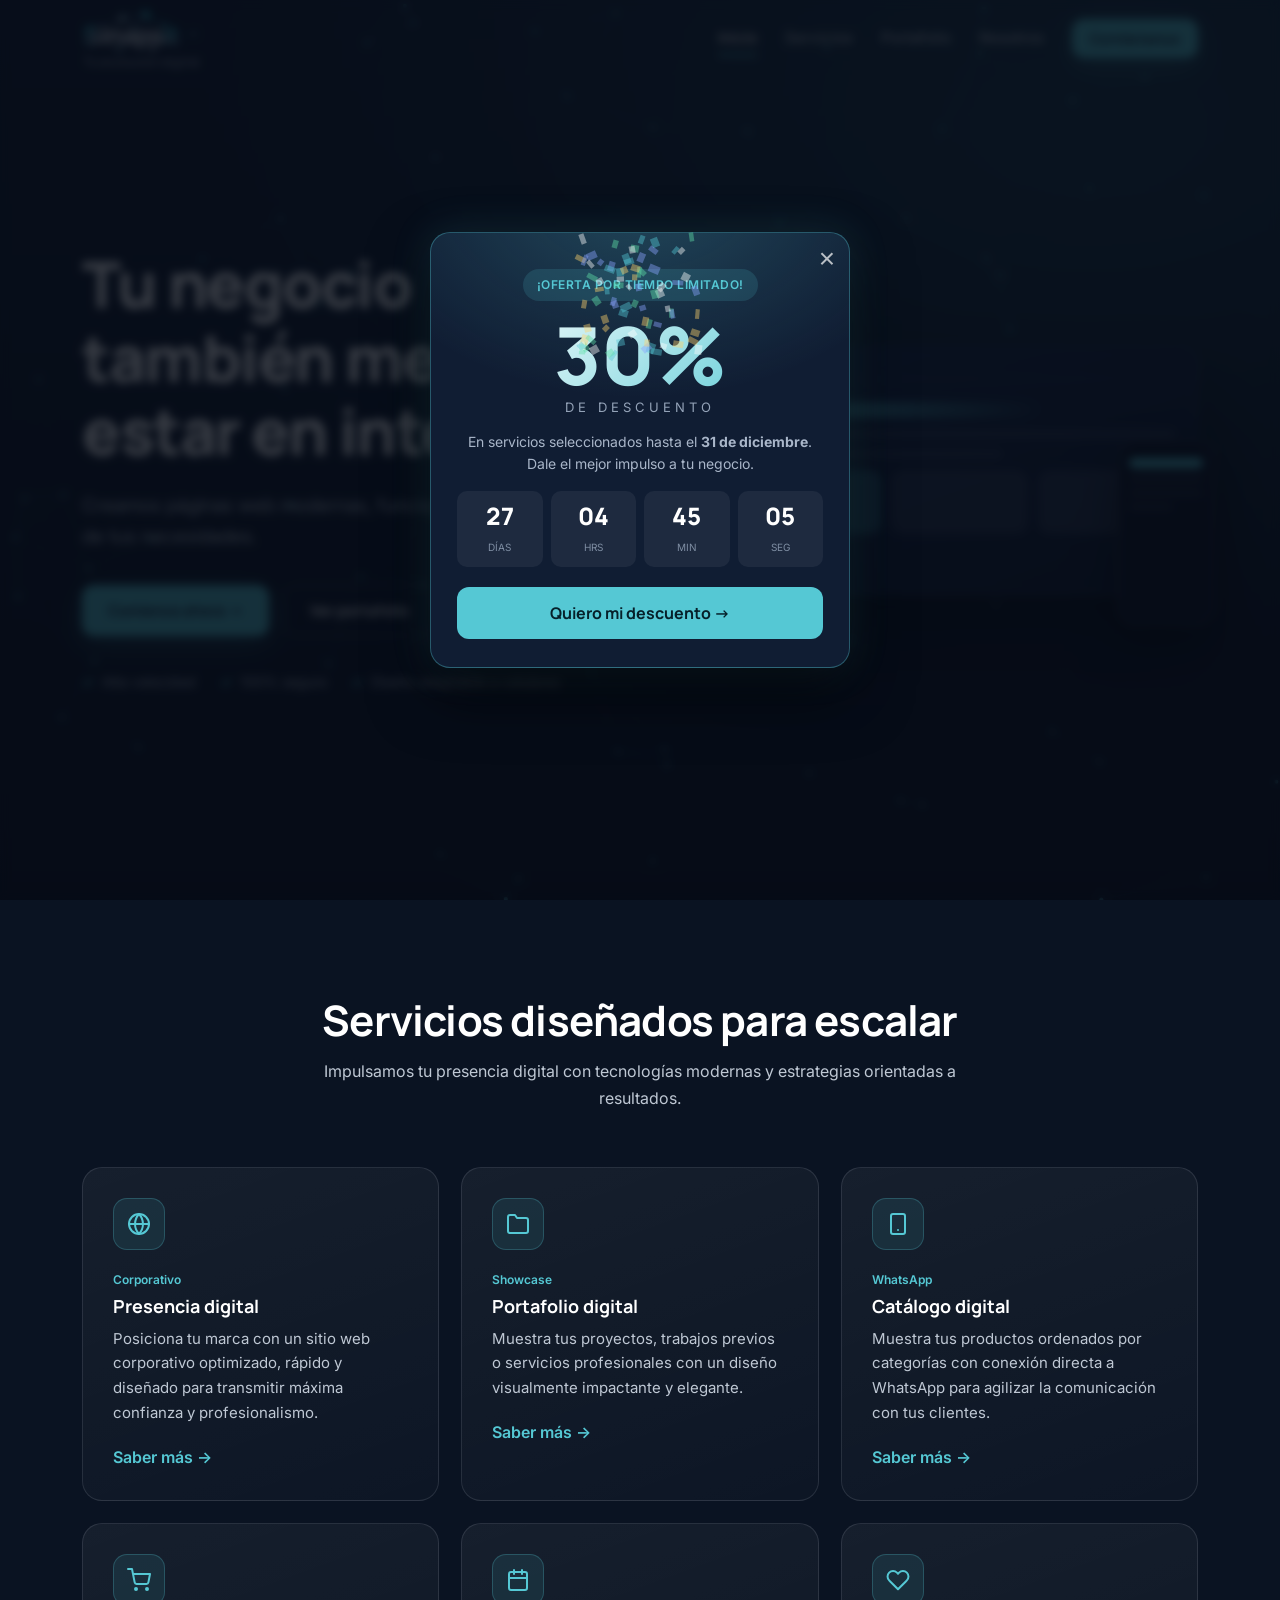
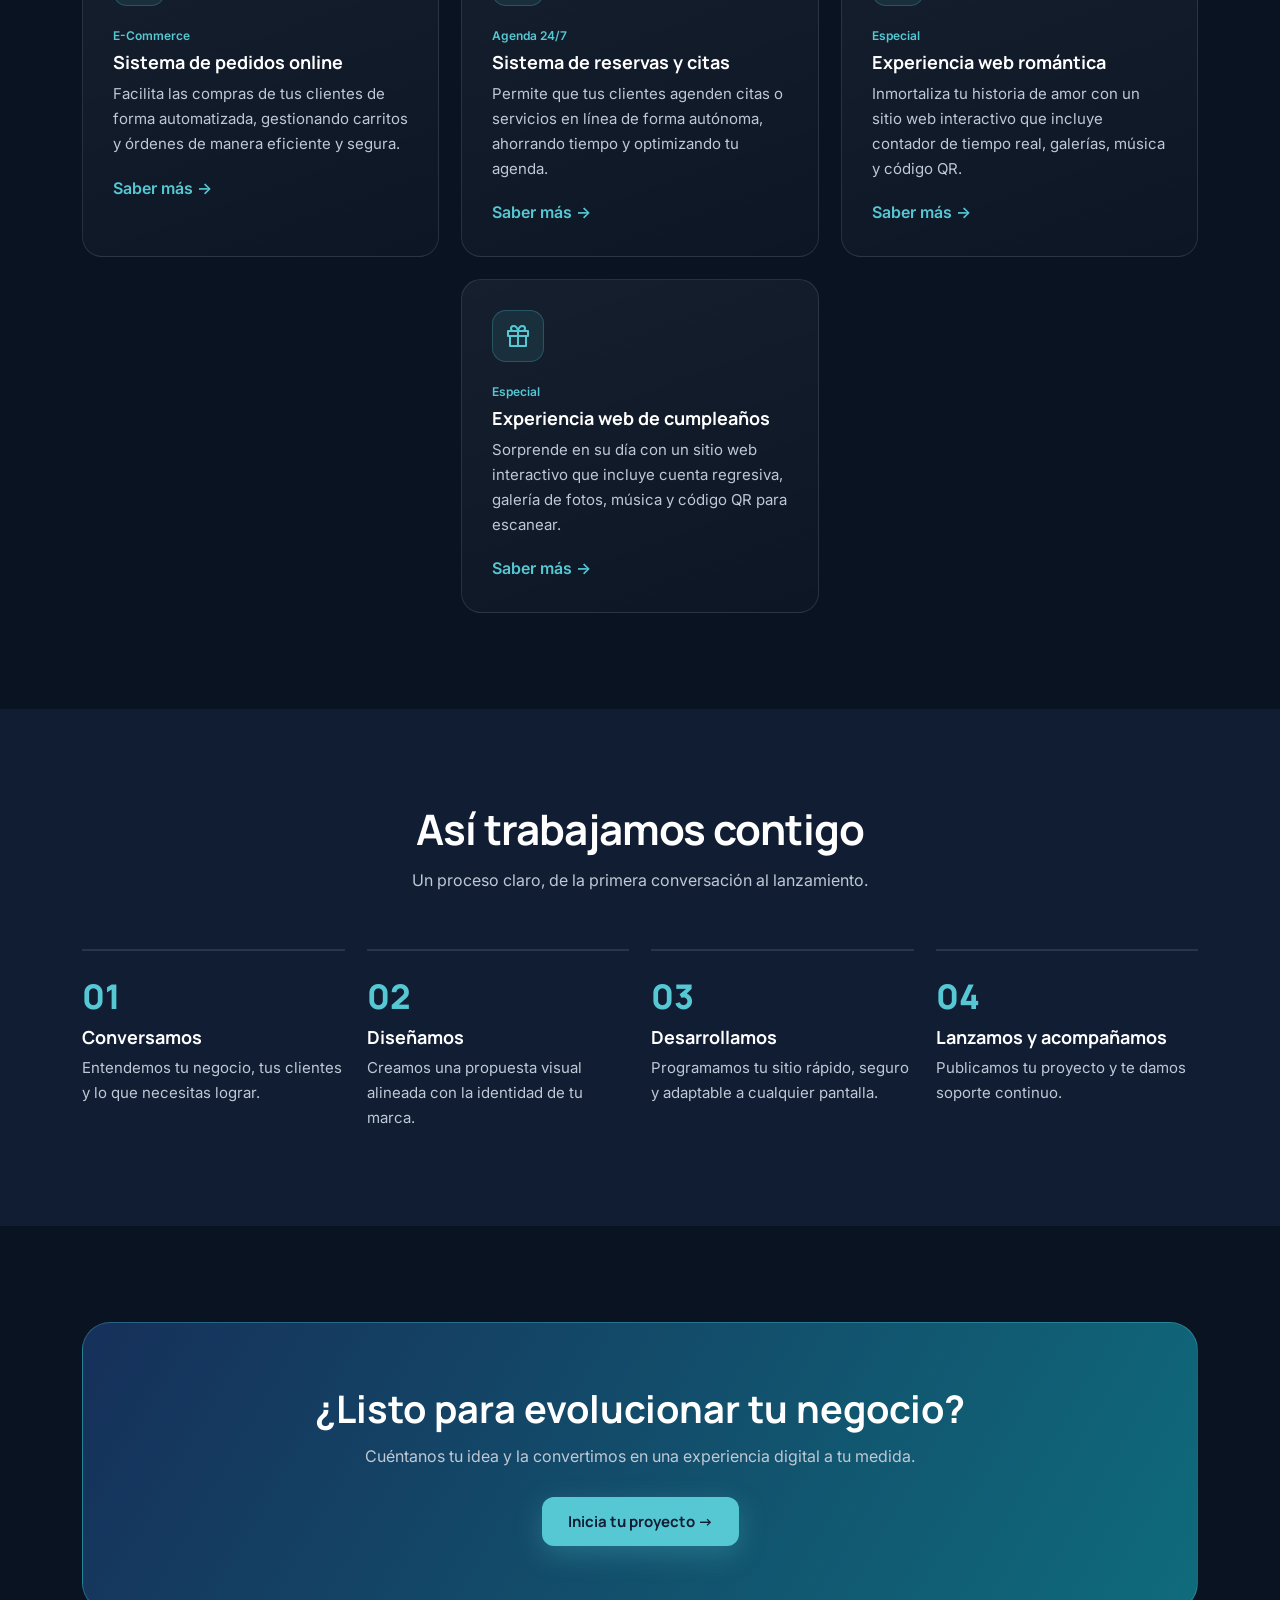
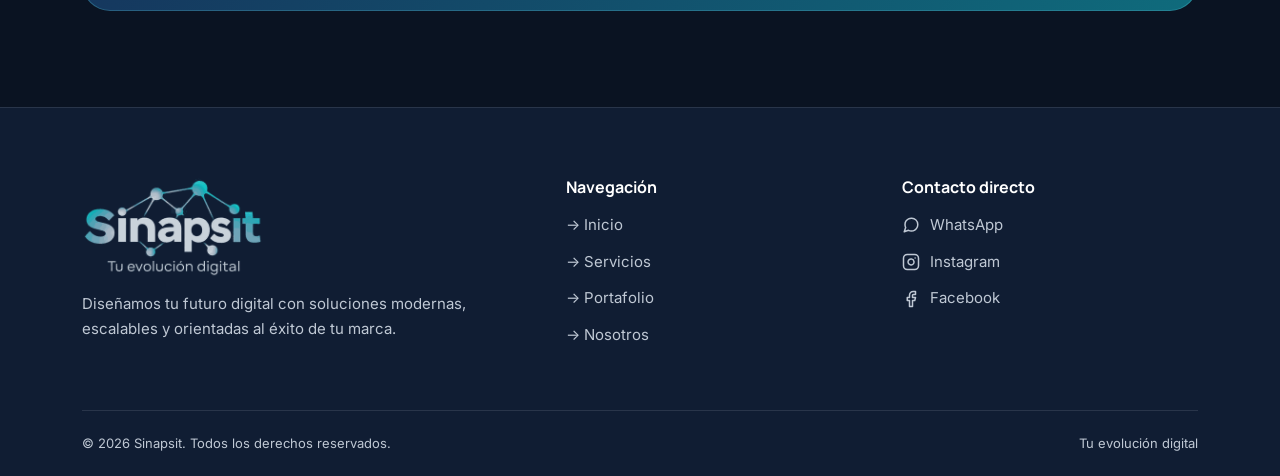
<file: index.html>
<!DOCTYPE html>
<html lang="es"><head><meta charset="UTF-8"><meta name="viewport" content="width=device-width,initial-scale=1,maximum-scale=1,user-scalable=no">
<title>Tu evolución digital - Sinapsit</title><meta name="theme-color" content="#101D33">
<link rel="preconnect" href="https://fonts.googleapis.com"><link rel="preconnect" href="https://fonts.gstatic.com" crossorigin>
<link href="https://fonts.googleapis.com/css2?family=Inter:wght@400;500;600&family=Manrope:wght@600;700;800&display=swap" rel="stylesheet">
<link rel="stylesheet" href="style.css?v=3"><link rel="icon" type="image/jpeg" href="img/logo-header.png"></head><body>
<div class="pg"></div>
<header class="hdr"><div class="wrap nav"><a href="index.html" class="logo"><span class="lg lh" role="img" aria-label="Sinapsit"></span><small class="tg">Tu evolución digital</small></a>
<nav class="menu"><a href="index.html" class=on>Inicio</a><a href="servicios.html">Servicios</a><a href="portafolio.html">Portafolio</a><a href="nosotros.html">Nosotros</a></nav><a href="contacto.html" class="btn sm">Contáctanos</a>
<button class="burger" aria-label="Menú"><i></i><i></i><i></i></button></div></header>
<section class="hero"><canvas id="net"></canvas><div class="wrap hero-in"><div>
<h1>Tu negocio también merece estar en internet.</h1><p>Creamos páginas web modernas, funcionales y a la medida de tus necesidades.</p>
<div class="cta"><a class="btn" href="servicios.html">Comienza ahora &rarr;</a><a class="btn ghost" href="portafolio.html">Ver portafolio</a></div>
<ul class="chips"><li>Alta velocidad</li><li>100% seguro</li><li>Diseño adaptable a celulares</li></ul></div>
<div class="tilt" aria-hidden="true"><div class="mock"><div class="bar"><i></i><i></i><i></i></div><div class="scr"><div class="t"></div><div class="l"></div><div class="l" style="width:60%"></div><div class="g"><b></b><b></b><b></b></div><div class="bt"></div></div>
<div class="phn"><div class="t"></div><div class="l"></div><div class="l"></div><div class="l" style="width:60%"></div></div></div></div></div></section>
<section><div class="wrap"><div class="hd rv"><h2>Servicios diseñados para escalar</h2><p>Impulsamos tu presencia digital con tecnologías modernas y estrategias orientadas a resultados.</p></div><div class="grid"><div class="card rv"><div class="ic"><svg width="24" height="24" viewBox="0 0 24 24" fill="none" stroke="currentColor" stroke-width="2" stroke-linecap="round" stroke-linejoin="round"><circle cx="12" cy="12" r="10"/><line x1="2" y1="12" x2="22" y2="12"/><path d="M12 2a15.3 15.3 0 0 1 4 10 15.3 15.3 0 0 1-4 10 15.3 15.3 0 0 1-4-10 15.3 15.3 0 0 1 4-10z"/></svg></div><span class="tag">Corporativo</span><h3>Presencia digital</h3><p>Posiciona tu marca con un sitio web corporativo optimizado, rápido y diseñado para transmitir máxima confianza y profesionalismo.</p><a class="more" href="servicios.html#presencia">Saber más &rarr;</a></div><div class="card rv"><div class="ic"><svg width="24" height="24" viewBox="0 0 24 24" fill="none" stroke="currentColor" stroke-width="2" stroke-linecap="round" stroke-linejoin="round"><path d="M22 19a2 2 0 0 1-2 2H4a2 2 0 0 1-2-2V5a2 2 0 0 1 2-2h5l2 3h9a2 2 0 0 1 2 2z"/></svg></div><span class="tag">Showcase</span><h3>Portafolio digital</h3><p>Muestra tus proyectos, trabajos previos o servicios profesionales con un diseño visualmente impactante y elegante.</p><a class="more" href="servicios.html#portafolio-digital">Saber más &rarr;</a></div><div class="card rv"><div class="ic"><svg width="24" height="24" viewBox="0 0 24 24" fill="none" stroke="currentColor" stroke-width="2" stroke-linecap="round" stroke-linejoin="round"><rect x="5" y="2" width="14" height="20" rx="2"/><line x1="12" y1="18" x2="12.01" y2="18"/></svg></div><span class="tag">WhatsApp</span><h3>Catálogo digital</h3><p>Muestra tus productos ordenados por categorías con conexión directa a WhatsApp para agilizar la comunicación con tus clientes.</p><a class="more" href="servicios.html#catalogo">Saber más &rarr;</a></div><div class="card rv"><div class="ic"><svg width="24" height="24" viewBox="0 0 24 24" fill="none" stroke="currentColor" stroke-width="2" stroke-linecap="round" stroke-linejoin="round"><circle cx="9" cy="21" r="1"/><circle cx="20" cy="21" r="1"/><path d="M1 1h4l2.68 13.39a2 2 0 0 0 2 1.61h9.72a2 2 0 0 0 2-1.61L23 6H6"/></svg></div><span class="tag">E-Commerce</span><h3>Sistema de pedidos online</h3><p>Facilita las compras de tus clientes de forma automatizada, gestionando carritos y órdenes de manera eficiente y segura.</p><a class="more" href="servicios.html#pedidos">Saber más &rarr;</a></div><div class="card rv"><div class="ic"><svg width="24" height="24" viewBox="0 0 24 24" fill="none" stroke="currentColor" stroke-width="2" stroke-linecap="round" stroke-linejoin="round"><rect x="3" y="4" width="18" height="18" rx="2"/><line x1="16" y1="2" x2="16" y2="6"/><line x1="8" y1="2" x2="8" y2="6"/><line x1="3" y1="10" x2="21" y2="10"/></svg></div><span class="tag">Agenda 24/7</span><h3>Sistema de reservas y citas</h3><p>Permite que tus clientes agenden citas o servicios en línea de forma autónoma, ahorrando tiempo y optimizando tu agenda.</p><a class="more" href="servicios.html#reservas">Saber más &rarr;</a></div><div class="card rv"><div class="ic"><svg width="24" height="24" viewBox="0 0 24 24" fill="none" stroke="currentColor" stroke-width="2" stroke-linecap="round" stroke-linejoin="round"><path d="M20.84 4.61a5.5 5.5 0 0 0-7.78 0L12 5.67l-1.06-1.06a5.5 5.5 0 0 0-7.78 7.78l1.06 1.06L12 21.23l7.78-7.78 1.06-1.06a5.5 5.5 0 0 0 0-7.78z"/></svg></div><span class="tag">Especial</span><h3>Experiencia web romántica</h3><p>Inmortaliza tu historia de amor con un sitio web interactivo que incluye contador de tiempo real, galerías, música y código QR.</p><a class="more" href="servicios.html#romantica">Saber más &rarr;</a></div><div class="card rv"><div class="ic"><svg width="24" height="24" viewBox="0 0 24 24" fill="none" stroke="currentColor" stroke-width="2" stroke-linecap="round" stroke-linejoin="round"><polyline points="20 12 20 22 4 22 4 12"/><rect x="2" y="7" width="20" height="5"/><line x1="12" y1="22" x2="12" y2="7"/><path d="M12 7H7.5a2.5 2.5 0 0 1 0-5C11 2 12 7 12 7z"/><path d="M12 7h4.5a2.5 2.5 0 0 0 0-5C13 2 12 7 12 7z"/></svg></div><span class="tag">Especial</span><h3>Experiencia web de cumpleaños</h3><p>Sorprende en su día con un sitio web interactivo que incluye cuenta regresiva, galería de fotos, música y código QR para escanear.</p><a class="more" href="servicios.html#cumpleanos">Saber más &rarr;</a></div></div></div></section>
<section style="background:var(--n)"><div class="wrap"><div class="hd rv"><h2>Así trabajamos contigo</h2><p>Un proceso claro, de la primera conversación al lanzamiento.</p></div><div class="steps"><div class="step rv"><h3>Conversamos</h3><p>Entendemos tu negocio, tus clientes y lo que necesitas lograr.</p></div><div class="step rv"><h3>Diseñamos</h3><p>Creamos una propuesta visual alineada con la identidad de tu marca.</p></div><div class="step rv"><h3>Desarrollamos</h3><p>Programamos tu sitio rápido, seguro y adaptable a cualquier pantalla.</p></div><div class="step rv"><h3>Lanzamos y acompañamos</h3><p>Publicamos tu proyecto y te damos soporte continuo.</p></div></div></div></section><section><div class="wrap"><div class="band rv"><h2>¿Listo para evolucionar tu negocio?</h2><p>Cuéntanos tu idea y la convertimos en una experiencia digital a tu medida.</p><a class="btn" href="contacto.html">Inicia tu proyecto &rarr;</a></div></div></section>
<footer class="ft"><div class="wrap"><div class="ftg"><div><span class="lg lf" role="img" aria-label="Sinapsit - Tu evolución digital"></span><p>Diseñamos tu futuro digital con soluciones modernas, escalables y orientadas al éxito de tu marca.</p></div>
<div class="l"><h4>Navegación</h4><a href="index.html">&rarr; Inicio</a><a href="servicios.html">&rarr; Servicios</a><a href="portafolio.html">&rarr; Portafolio</a><a href="nosotros.html">&rarr; Nosotros</a></div>
<div class="l"><h4>Contacto directo</h4><a href="https://wa.me/584126613818?text=Hola,%20me%20interesan%20sus%20servicios%20digitales" target="_blank" rel="noopener"><svg width="18" height="18" viewBox="0 0 24 24" fill="none" stroke="currentColor" stroke-width="2" stroke-linecap="round" stroke-linejoin="round"><path d="M21 11.5a8.38 8.38 0 0 1-.9 3.8 8.5 8.5 0 0 1-7.6 4.7 8.38 8.38 0 0 1-3.8-.9L3 21l1.9-5.7a8.38 8.38 0 0 1-.9-3.8 8.5 8.5 0 0 1 4.7-7.6 8.38 8.38 0 0 1 3.8-.9h.5a8.48 8.48 0 0 1 8 8v.5z"/></svg> WhatsApp</a>
<a href="https://instagram.com/sinapsit.digital" target="_blank" rel="noopener"><svg width="18" height="18" viewBox="0 0 24 24" fill="none" stroke="currentColor" stroke-width="2" stroke-linecap="round" stroke-linejoin="round"><rect x="2" y="2" width="20" height="20" rx="5"/><path d="M16 11.37A4 4 0 1 1 12.63 8 4 4 0 0 1 16 11.37z"/><line x1="17.5" y1="6.5" x2="17.51" y2="6.5"/></svg> Instagram</a>
<a href="https://www.facebook.com/share/19xoFse7zA/" target="_blank" rel="noopener"><svg width="18" height="18" viewBox="0 0 24 24" fill="none" stroke="currentColor" stroke-width="2" stroke-linecap="round" stroke-linejoin="round"><path d="M18 2h-3a5 5 0 0 0-5 5v3H7v4h3v8h4v-8h3l1-4h-4V7a1 1 0 0 1 1-1h3z"/></svg> Facebook</a></div></div>
<div class="fb"><span>&copy; 2026 Sinapsit. Todos los derechos reservados.</span><span>Tu evolución digital</span></div></div></footer>

<script src="sinapsit.js?v=3"></script>





<!-- ===== Popup de oferta 30% - pegar justo antes de </body> (reemplaza el popup anterior) ===== -->
<style>
html.pp-lock,html.pp-lock body{overflow:hidden!important}
#promo-popup{position:fixed;inset:0;z-index:9999;display:none;overflow:hidden;align-items:center;justify-content:center;padding:20px;background:rgba(5,10,20,.8);backdrop-filter:blur(5px)}
#promo-popup.open{display:flex;animation:pf .3s}
.pp-box{position:relative;width:100%;max-width:420px;max-height:calc(100dvh - 40px);overflow-x:hidden;overflow-y:auto;scrollbar-width:none;-ms-overflow-style:none;padding:36px 26px 28px;text-align:center;color:#fff;font-family:Inter,sans-serif;background:radial-gradient(120% 80% at 50% -10%,rgba(85,200,212,.25),transparent 60%),#101D33;border:1px solid rgba(85,200,212,.35);border-radius:20px;box-shadow:0 25px 60px rgba(0,0,0,.55),0 0 40px rgba(85,200,212,.15);animation:pu .5s cubic-bezier(.2,1.1,.3,1)}
.pp-box::-webkit-scrollbar{display:none}
.pp-x{position:absolute;top:10px;right:14px;background:none;border:0;color:#fff;font-size:28px;cursor:pointer;opacity:.7}
.pp-x:hover{opacity:1}
.pp-tag{display:inline-block;padding:6px 14px;border-radius:99px;background:rgba(85,200,212,.15);color:#55c8d4;font-size:12px;font-weight:600;text-transform:uppercase;letter-spacing:.5px}
.pp-big{font:800 80px/1 Manrope,sans-serif;margin:14px 0 2px;background:linear-gradient(135deg,#fff,#55c8d4);-webkit-background-clip:text;background-clip:text;color:transparent}
.pp-sub{font-size:13px;letter-spacing:4px;text-transform:uppercase;color:#94a3b8;margin-bottom:12px}
.pp-box p{color:#a9b6c9;font-size:14px;line-height:1.6;margin:0 0 16px}
.pp-time{display:flex;gap:8px;justify-content:center;margin-bottom:20px}
.pp-time div{flex:1;padding:8px 0;border-radius:10px;background:rgba(255,255,255,.06)}
.pp-time b{display:block;font:800 24px Manrope,sans-serif}
.pp-time span{font-size:10px;text-transform:uppercase;color:#7f8ea3}
.pp-btn{display:block;padding:15px;border-radius:12px;background:#55c8d4;color:#06202a;font:700 16px Manrope,sans-serif;text-decoration:none;animation:pb 2.2s infinite}
#pp-c{position:absolute;inset:0;width:100%;height:100%;pointer-events:none}
.pp-rk{position:absolute;bottom:-60px;font-size:30px;pointer-events:none;animation:pr 2.2s ease-out forwards}
#pp-fab{position:fixed;left:16px;bottom:calc(18px + env(safe-area-inset-bottom));z-index:9998;display:none;align-items:center;gap:8px;padding:11px 16px;border:0;border-radius:99px;cursor:pointer;background:linear-gradient(135deg,#55c8d4,#8aa4ff);color:#06202a;font:800 14px Manrope,sans-serif;box-shadow:0 10px 26px rgba(0,0,0,.35);animation:pb 2.4s infinite}
#pp-fab.show{display:inline-flex}
#pp-fab i{font-style:normal;font-size:18px;display:inline-block;animation:pw 1.6s infinite}
@keyframes pr{to{transform:translateY(-115vh) rotate(18deg);opacity:0}}
@keyframes pw{0%,100%{transform:rotate(0)}20%{transform:rotate(-14deg)}40%{transform:rotate(14deg)}60%{transform:rotate(-8deg)}}
@keyframes pf{from{opacity:0}}
@keyframes pu{from{opacity:0;transform:translateY(40px) scale(.92)}}
@keyframes pb{50%{transform:scale(1.04);box-shadow:0 0 22px rgba(85,200,212,.6)}}
@media(max-width:560px){#promo-popup{align-items:flex-end;padding:0}.pp-box{border-radius:20px 20px 0 0;max-width:none}.pp-big{font-size:68px}}
</style>

<div id="promo-popup">
  <div class="pp-box">
    <button class="pp-x" aria-label="Cerrar">&times;</button>
    <span class="pp-tag">¡Oferta por tiempo limitado!</span>
    <div class="pp-big">30%</div>
    <div class="pp-sub">de descuento</div>
    <p>En servicios seleccionados hasta el <strong>31 de diciembre</strong>. Dale el mejor impulso a tu negocio.</p>
    <div class="pp-time"><div><b id="pd">00</b><span>Días</span></div><div><b id="ph">00</b><span>Hrs</span></div><div><b id="pm">00</b><span>Min</span></div><div><b id="ps">00</b><span>Seg</span></div></div>
    <a class="pp-btn" target="_blank" rel="noopener" href="https://wa.me/584126613818?text=Hola,%20me%20interesa%20la%20promoci%C3%B3n%20del%2030%25%20de%20descuento%20hasta%20diciembre">Quiero mi descuento &rarr;</a>
  </div>
  <canvas id="pp-c"></canvas>
</div>
<button id="pp-fab" aria-label="Ver promoción del 30%"><i>🎁</i> -30%</button>

<script>
(function(){
  var p=document.getElementById("promo-popup"),
      fin=new Date(new Date().getFullYear(),11,31,23,59,59);
  if(Date.now()>=fin) return;
  function t(){
    var s=Math.max(0,Math.floor((fin-Date.now())/1000)),
        v={pd:s/86400,ph:s%86400/3600,pm:s%3600/60,ps:s%60};
    for(var k in v) document.getElementById(k).textContent=("0"+Math.floor(v[k])).slice(-2);
  }
  var h=document.documentElement;
  var fab=document.getElementById("pp-fab");
  function boom(){
    var c=document.getElementById("pp-c"),x=c.getContext("2d"),W=c.width=innerWidth,H=c.height=innerHeight,
        col=["#55c8d4","#8aa4ff","#5fe0a8","#fff","#ffd36b"],a=[],t0=Date.now(),i;
    for(i=0;i<80;i++)a.push({x:W/2,y:H*.4,vx:(Math.random()-.5)*12,vy:-Math.random()*12-2,w:6+Math.random()*5,h:4+Math.random()*4,r:0,vr:(Math.random()-.5)*.4,c:col[i%5]});
    (function f(){
      var l=Date.now()-t0;x.clearRect(0,0,W,H);
      a.forEach(function(q){q.vy+=.3;q.x+=q.vx;q.y+=q.vy;q.r+=q.vr;x.save();x.translate(q.x,q.y);x.rotate(q.r);x.globalAlpha=Math.max(0,1-l/2800);x.fillStyle=q.c;x.fillRect(-q.w/2,-q.h/2,q.w,q.h);x.restore()});
      if(l<2800)requestAnimationFrame(f);else x.clearRect(0,0,W,H);
    })();
    for(i=0;i<7;i++){
      var r=document.createElement("span");r.className="pp-rk";r.textContent=i%2?"🚀":"🎉";
      r.style.left=(8+i*13)+"%";r.style.animationDelay=(i*.15)+"s";p.appendChild(r);
      setTimeout(r.remove.bind(r),3000);
    }
  }
  function open(){fab.classList.remove("show");p.classList.add("open");h.classList.add("pp-lock");boom()}
  function close(){p.classList.remove("open");h.classList.remove("pp-lock");fab.classList.add("show")}
  fab.onclick=open;
  t(); setInterval(t,1000);
  setTimeout(open,1000);
  p.querySelector(".pp-x").onclick=close;
  p.onclick=function(e){if(e.target===p)close()};
  document.addEventListener("keydown",function(e){if(e.key==="Escape")close()});
})();
</script>
<style>
@media(min-width:960px){.grid>.card:last-child:nth-child(3n+1){grid-column:2}}
</style>
</body></html>
</file>
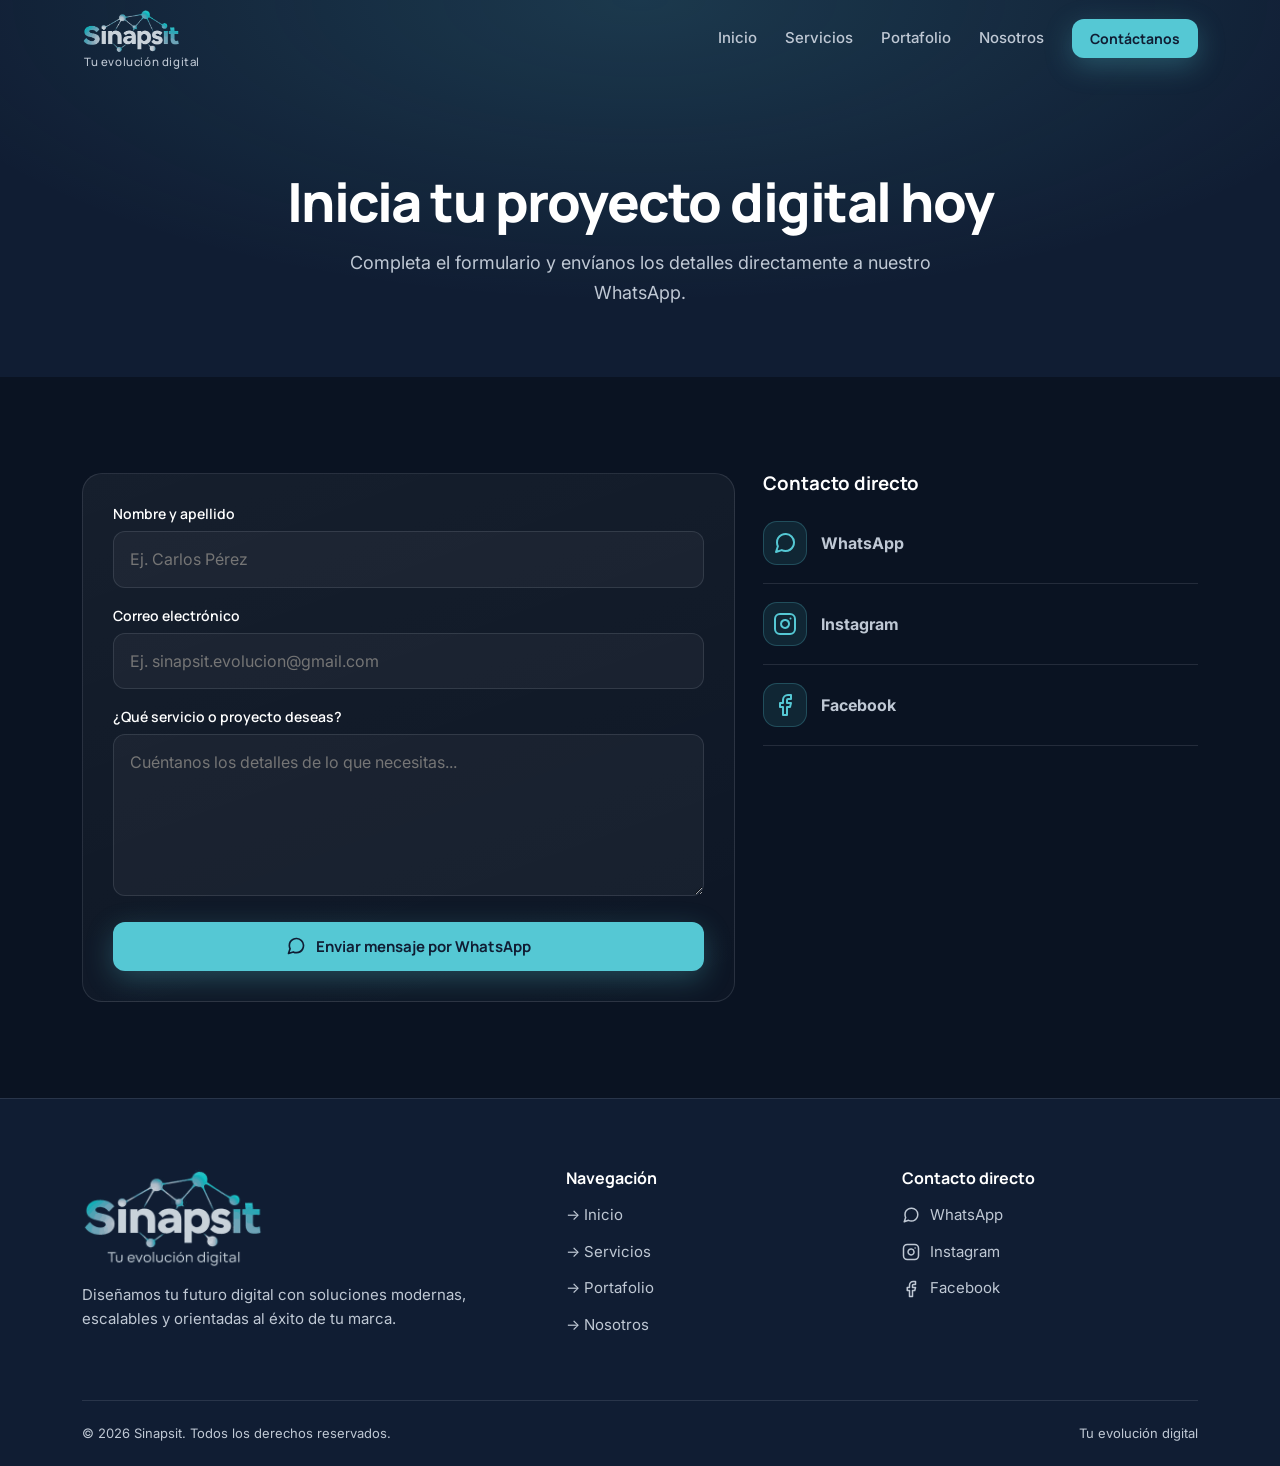
<file: contacto.html>
<!DOCTYPE html>
<html lang="es"><head><meta charset="UTF-8"><meta name="viewport" content="width=device-width,initial-scale=1,maximum-scale=1,user-scalable=no">
<title>Contacto - Sinapsit</title><meta name="theme-color" content="#101D33">
<link rel="preconnect" href="https://fonts.googleapis.com"><link rel="preconnect" href="https://fonts.gstatic.com" crossorigin>
<link href="https://fonts.googleapis.com/css2?family=Inter:wght@400;500;600&family=Manrope:wght@600;700;800&display=swap" rel="stylesheet">
<link rel="stylesheet" href="style.css?v=3"><link rel="icon" type="image/jpeg" href="img/logo-header.png"></head><body>
<div class="pg"></div>
<header class="hdr"><div class="wrap nav"><a href="index.html" class="logo"><span class="lg lh" role="img" aria-label="Sinapsit"></span><small class="tg">Tu evolución digital</small></a>
<nav class="menu"><a href="index.html">Inicio</a><a href="servicios.html">Servicios</a><a href="portafolio.html">Portafolio</a><a href="nosotros.html">Nosotros</a></nav><a href="contacto.html" class="btn sm">Contáctanos</a>
<button class="burger" aria-label="Menú"><i></i><i></i><i></i></button></div></header>
<header class="ph2"><div class="wrap"><h1>Inicia tu proyecto digital hoy</h1><p>Completa el formulario y envíanos los detalles directamente a nuestro WhatsApp.</p></div></header><section><div class="wrap cg"><form id="wf" class="card form rv"><div><label for="n">Nombre y apellido</label><input id="n" placeholder="Ej. Carlos Pérez" required></div>
<div><label for="m">Correo electrónico</label><input id="m" type="email" placeholder="Ej. sinapsit.evolucion@gmail.com" required></div>
<div><label for="d">¿Qué servicio o proyecto deseas?</label><textarea id="d" rows="5" placeholder="Cuéntanos los detalles de lo que necesitas..." required></textarea></div>
<button class="btn" type="submit"><svg width="20" height="20" viewBox="0 0 24 24" fill="none" stroke="currentColor" stroke-width="2" stroke-linecap="round" stroke-linejoin="round"><path d="M21 11.5a8.38 8.38 0 0 1-.9 3.8 8.5 8.5 0 0 1-7.6 4.7 8.38 8.38 0 0 1-3.8-.9L3 21l1.9-5.7a8.38 8.38 0 0 1-.9-3.8 8.5 8.5 0 0 1 4.7-7.6 8.38 8.38 0 0 1 3.8-.9h.5a8.48 8.48 0 0 1 8 8v.5z"/></svg> Enviar mensaje por WhatsApp</button></form>
<div class="rv"><h3 style="margin-bottom:8px">Contacto directo</h3><a class="ci" href="https://wa.me/584126613818?text=Hola,%20me%20interesan%20sus%20servicios%20digitales" target="_blank" rel="noopener"><span class="ic"><svg width="24" height="24" viewBox="0 0 24 24" fill="none" stroke="currentColor" stroke-width="2" stroke-linecap="round" stroke-linejoin="round"><path d="M21 11.5a8.38 8.38 0 0 1-.9 3.8 8.5 8.5 0 0 1-7.6 4.7 8.38 8.38 0 0 1-3.8-.9L3 21l1.9-5.7a8.38 8.38 0 0 1-.9-3.8 8.5 8.5 0 0 1 4.7-7.6 8.38 8.38 0 0 1 3.8-.9h.5a8.48 8.48 0 0 1 8 8v.5z"/></svg></span><b>WhatsApp</b></a><a class="ci" href="https://instagram.com/sinapsit.digital" target="_blank" rel="noopener"><span class="ic"><svg width="24" height="24" viewBox="0 0 24 24" fill="none" stroke="currentColor" stroke-width="2" stroke-linecap="round" stroke-linejoin="round"><rect x="2" y="2" width="20" height="20" rx="5"/><path d="M16 11.37A4 4 0 1 1 12.63 8 4 4 0 0 1 16 11.37z"/><line x1="17.5" y1="6.5" x2="17.51" y2="6.5"/></svg></span><b>Instagram</b></a><a class="ci" href="https://www.facebook.com/share/19xoFse7zA/" target="_blank" rel="noopener"><span class="ic"><svg width="24" height="24" viewBox="0 0 24 24" fill="none" stroke="currentColor" stroke-width="2" stroke-linecap="round" stroke-linejoin="round"><path d="M18 2h-3a5 5 0 0 0-5 5v3H7v4h3v8h4v-8h3l1-4h-4V7a1 1 0 0 1 1-1h3z"/></svg></span><b>Facebook</b></a></div></div></section>
<footer class="ft"><div class="wrap"><div class="ftg"><div><span class="lg lf" role="img" aria-label="Sinapsit - Tu evolución digital"></span><p>Diseñamos tu futuro digital con soluciones modernas, escalables y orientadas al éxito de tu marca.</p></div>
<div class="l"><h4>Navegación</h4><a href="index.html">&rarr; Inicio</a><a href="servicios.html">&rarr; Servicios</a><a href="portafolio.html">&rarr; Portafolio</a><a href="nosotros.html">&rarr; Nosotros</a></div>
<div class="l"><h4>Contacto directo</h4><a href="https://wa.me/584126613818?text=Hola,%20me%20interesan%20sus%20servicios%20digitales" target="_blank" rel="noopener"><svg width="18" height="18" viewBox="0 0 24 24" fill="none" stroke="currentColor" stroke-width="2" stroke-linecap="round" stroke-linejoin="round"><path d="M21 11.5a8.38 8.38 0 0 1-.9 3.8 8.5 8.5 0 0 1-7.6 4.7 8.38 8.38 0 0 1-3.8-.9L3 21l1.9-5.7a8.38 8.38 0 0 1-.9-3.8 8.5 8.5 0 0 1 4.7-7.6 8.38 8.38 0 0 1 3.8-.9h.5a8.48 8.48 0 0 1 8 8v.5z"/></svg> WhatsApp</a>
<a href="https://instagram.com/sinapsit.digital" target="_blank" rel="noopener"><svg width="18" height="18" viewBox="0 0 24 24" fill="none" stroke="currentColor" stroke-width="2" stroke-linecap="round" stroke-linejoin="round"><rect x="2" y="2" width="20" height="20" rx="5"/><path d="M16 11.37A4 4 0 1 1 12.63 8 4 4 0 0 1 16 11.37z"/><line x1="17.5" y1="6.5" x2="17.51" y2="6.5"/></svg> Instagram</a>
<a href="https://www.facebook.com/share/19xoFse7zA/" target="_blank" rel="noopener"><svg width="18" height="18" viewBox="0 0 24 24" fill="none" stroke="currentColor" stroke-width="2" stroke-linecap="round" stroke-linejoin="round"><path d="M18 2h-3a5 5 0 0 0-5 5v3H7v4h3v8h4v-8h3l1-4h-4V7a1 1 0 0 1 1-1h3z"/></svg> Facebook</a></div></div>
<div class="fb"><span>&copy; 2026 Sinapsit. Todos los derechos reservados.</span><span>Tu evolución digital</span></div></div></footer>

<script src="sinapsit.js?v=3"></script></body></html>
</file>
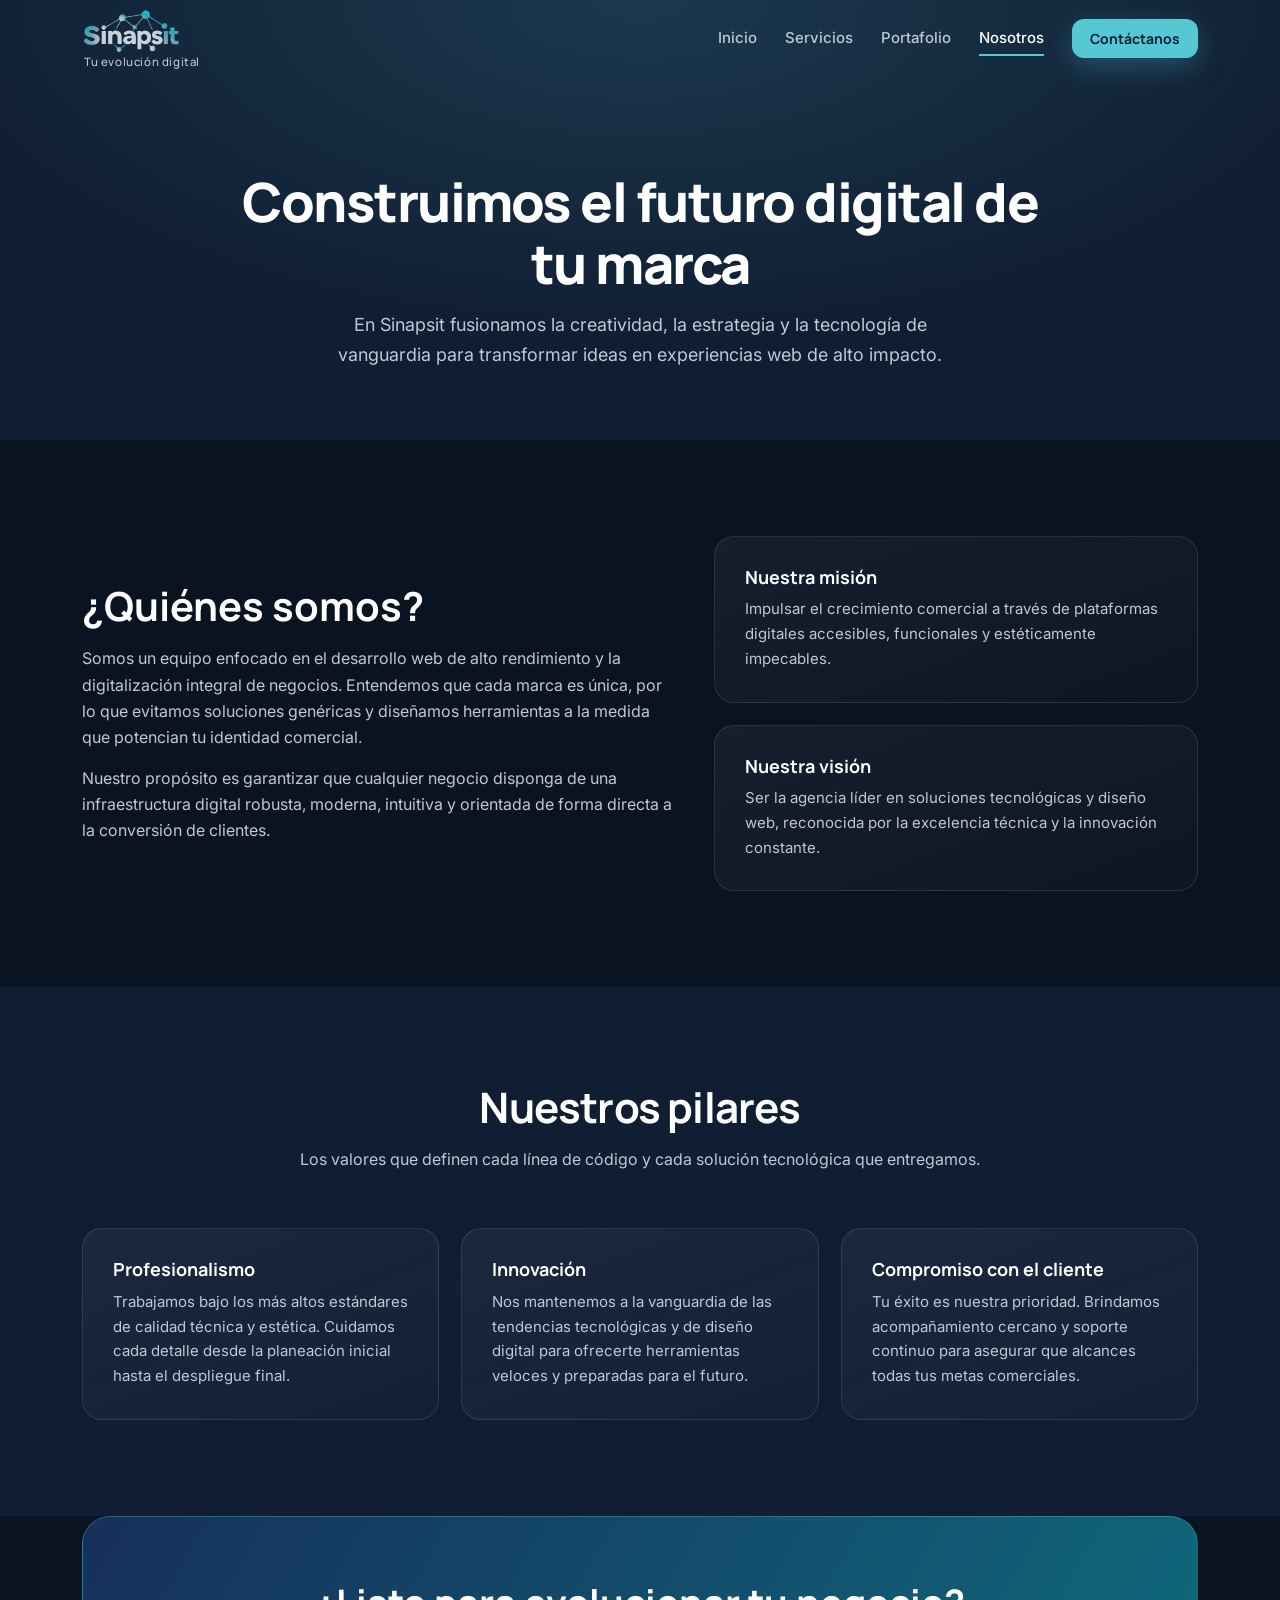
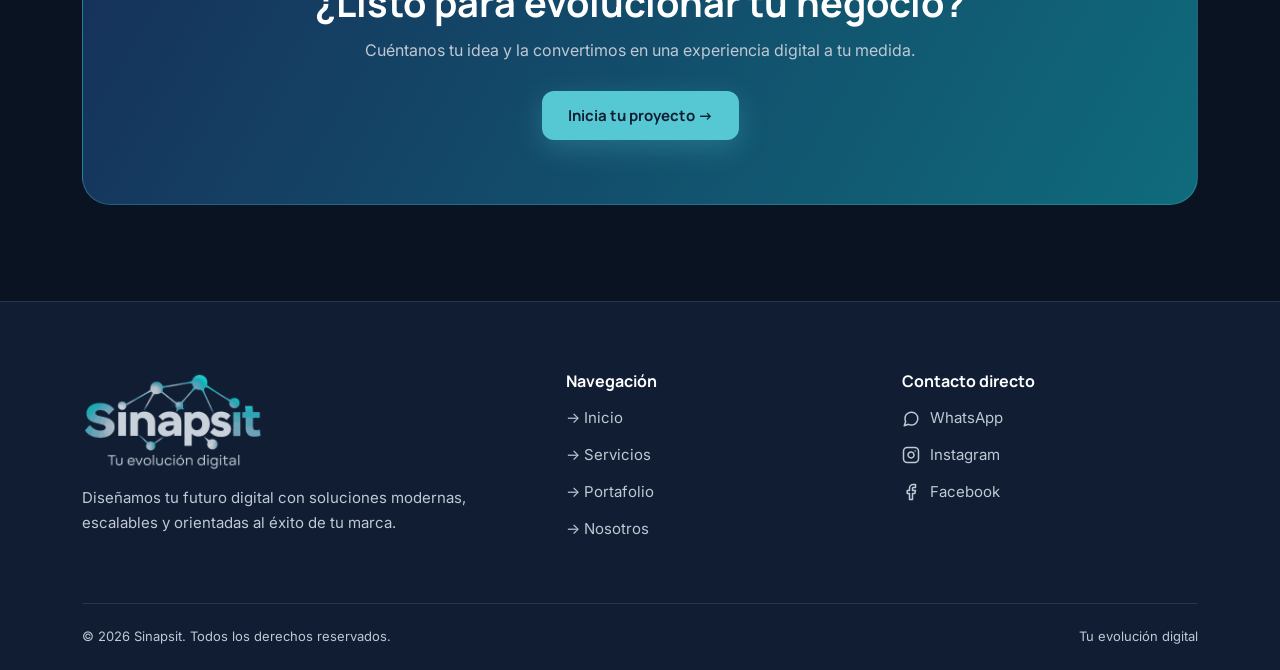
<file: nosotros.html>
<!DOCTYPE html>
<html lang="es"><head><meta charset="UTF-8"><meta name="viewport" content="width=device-width,initial-scale=1,maximum-scale=1,user-scalable=no">
<title>Nosotros - Sinapsit</title><meta name="theme-color" content="#101D33">
<link rel="preconnect" href="https://fonts.googleapis.com"><link rel="preconnect" href="https://fonts.gstatic.com" crossorigin>
<link href="https://fonts.googleapis.com/css2?family=Inter:wght@400;500;600&family=Manrope:wght@600;700;800&display=swap" rel="stylesheet">
<link rel="stylesheet" href="style.css?v=3"><link rel="icon" type="image/jpeg" href="img/logo-header.png"></head><body>
<div class="pg"></div>
<header class="hdr"><div class="wrap nav"><a href="index.html" class="logo"><span class="lg lh" role="img" aria-label="Sinapsit"></span><small class="tg">Tu evolución digital</small></a>
<nav class="menu"><a href="index.html">Inicio</a><a href="servicios.html">Servicios</a><a href="portafolio.html">Portafolio</a><a href="nosotros.html" class=on>Nosotros</a></nav><a href="contacto.html" class="btn sm">Contáctanos</a>
<button class="burger" aria-label="Menú"><i></i><i></i><i></i></button></div></header>
<header class="ph2"><div class="wrap"><h1>Construimos el futuro digital de tu marca</h1><p>En Sinapsit fusionamos la creatividad, la estrategia y la tecnología de vanguardia para transformar ideas en experiencias web de alto impacto.</p></div></header><section><div class="wrap two"><div class="rv"><h2>¿Quiénes somos?</h2><p>Somos un equipo enfocado en el desarrollo web de alto rendimiento y la digitalización integral de negocios. Entendemos que cada marca es única, por lo que evitamos soluciones genéricas y diseñamos herramientas a la medida que potencian tu identidad comercial.</p><p>Nuestro propósito es garantizar que cualquier negocio disponga de una infraestructura digital robusta, moderna, intuitiva y orientada de forma directa a la conversión de clientes.</p></div>
<div style="display:grid;gap:22px"><div class="card rv"><h3>Nuestra misión</h3><p>Impulsar el crecimiento comercial a través de plataformas digitales accesibles, funcionales y estéticamente impecables.</p></div><div class="card rv"><h3>Nuestra visión</h3><p>Ser la agencia líder en soluciones tecnológicas y diseño web, reconocida por la excelencia técnica y la innovación constante.</p></div></div></div></section>
<section style="background:var(--n)"><div class="wrap"><div class="hd rv"><h2>Nuestros pilares</h2><p>Los valores que definen cada línea de código y cada solución tecnológica que entregamos.</p></div><div class="grid">
<div class="card rv"><h3>Profesionalismo</h3><p>Trabajamos bajo los más altos estándares de calidad técnica y estética. Cuidamos cada detalle desde la planeación inicial hasta el despliegue final.</p></div>
<div class="card rv"><h3>Innovación</h3><p>Nos mantenemos a la vanguardia de las tendencias tecnológicas y de diseño digital para ofrecerte herramientas veloces y preparadas para el futuro.</p></div>
<div class="card rv"><h3>Compromiso con el cliente</h3><p>Tu éxito es nuestra prioridad. Brindamos acompañamiento cercano y soporte continuo para asegurar que alcances todas tus metas comerciales.</p></div></div></div></section><section style="padding-top:0"><div class="wrap"><div class="band rv"><h2>¿Listo para evolucionar tu negocio?</h2><p>Cuéntanos tu idea y la convertimos en una experiencia digital a tu medida.</p><a class="btn" href="contacto.html">Inicia tu proyecto &rarr;</a></div></div></section>
<footer class="ft"><div class="wrap"><div class="ftg"><div><span class="lg lf" role="img" aria-label="Sinapsit - Tu evolución digital"></span><p>Diseñamos tu futuro digital con soluciones modernas, escalables y orientadas al éxito de tu marca.</p></div>
<div class="l"><h4>Navegación</h4><a href="index.html">&rarr; Inicio</a><a href="servicios.html">&rarr; Servicios</a><a href="portafolio.html">&rarr; Portafolio</a><a href="nosotros.html">&rarr; Nosotros</a></div>
<div class="l"><h4>Contacto directo</h4><a href="https://wa.me/584126613818?text=Hola,%20me%20interesan%20sus%20servicios%20digitales" target="_blank" rel="noopener"><svg width="18" height="18" viewBox="0 0 24 24" fill="none" stroke="currentColor" stroke-width="2" stroke-linecap="round" stroke-linejoin="round"><path d="M21 11.5a8.38 8.38 0 0 1-.9 3.8 8.5 8.5 0 0 1-7.6 4.7 8.38 8.38 0 0 1-3.8-.9L3 21l1.9-5.7a8.38 8.38 0 0 1-.9-3.8 8.5 8.5 0 0 1 4.7-7.6 8.38 8.38 0 0 1 3.8-.9h.5a8.48 8.48 0 0 1 8 8v.5z"/></svg> WhatsApp</a>
<a href="https://instagram.com/sinapsit.digital" target="_blank" rel="noopener"><svg width="18" height="18" viewBox="0 0 24 24" fill="none" stroke="currentColor" stroke-width="2" stroke-linecap="round" stroke-linejoin="round"><rect x="2" y="2" width="20" height="20" rx="5"/><path d="M16 11.37A4 4 0 1 1 12.63 8 4 4 0 0 1 16 11.37z"/><line x1="17.5" y1="6.5" x2="17.51" y2="6.5"/></svg> Instagram</a>
<a href="https://www.facebook.com/share/19xoFse7zA/" target="_blank" rel="noopener"><svg width="18" height="18" viewBox="0 0 24 24" fill="none" stroke="currentColor" stroke-width="2" stroke-linecap="round" stroke-linejoin="round"><path d="M18 2h-3a5 5 0 0 0-5 5v3H7v4h3v8h4v-8h3l1-4h-4V7a1 1 0 0 1 1-1h3z"/></svg> Facebook</a></div></div>
<div class="fb"><span>&copy; 2026 Sinapsit. Todos los derechos reservados.</span><span>Tu evolución digital</span></div></div></footer>

<script src="sinapsit.js?v=3"></script></body></html>
</file>
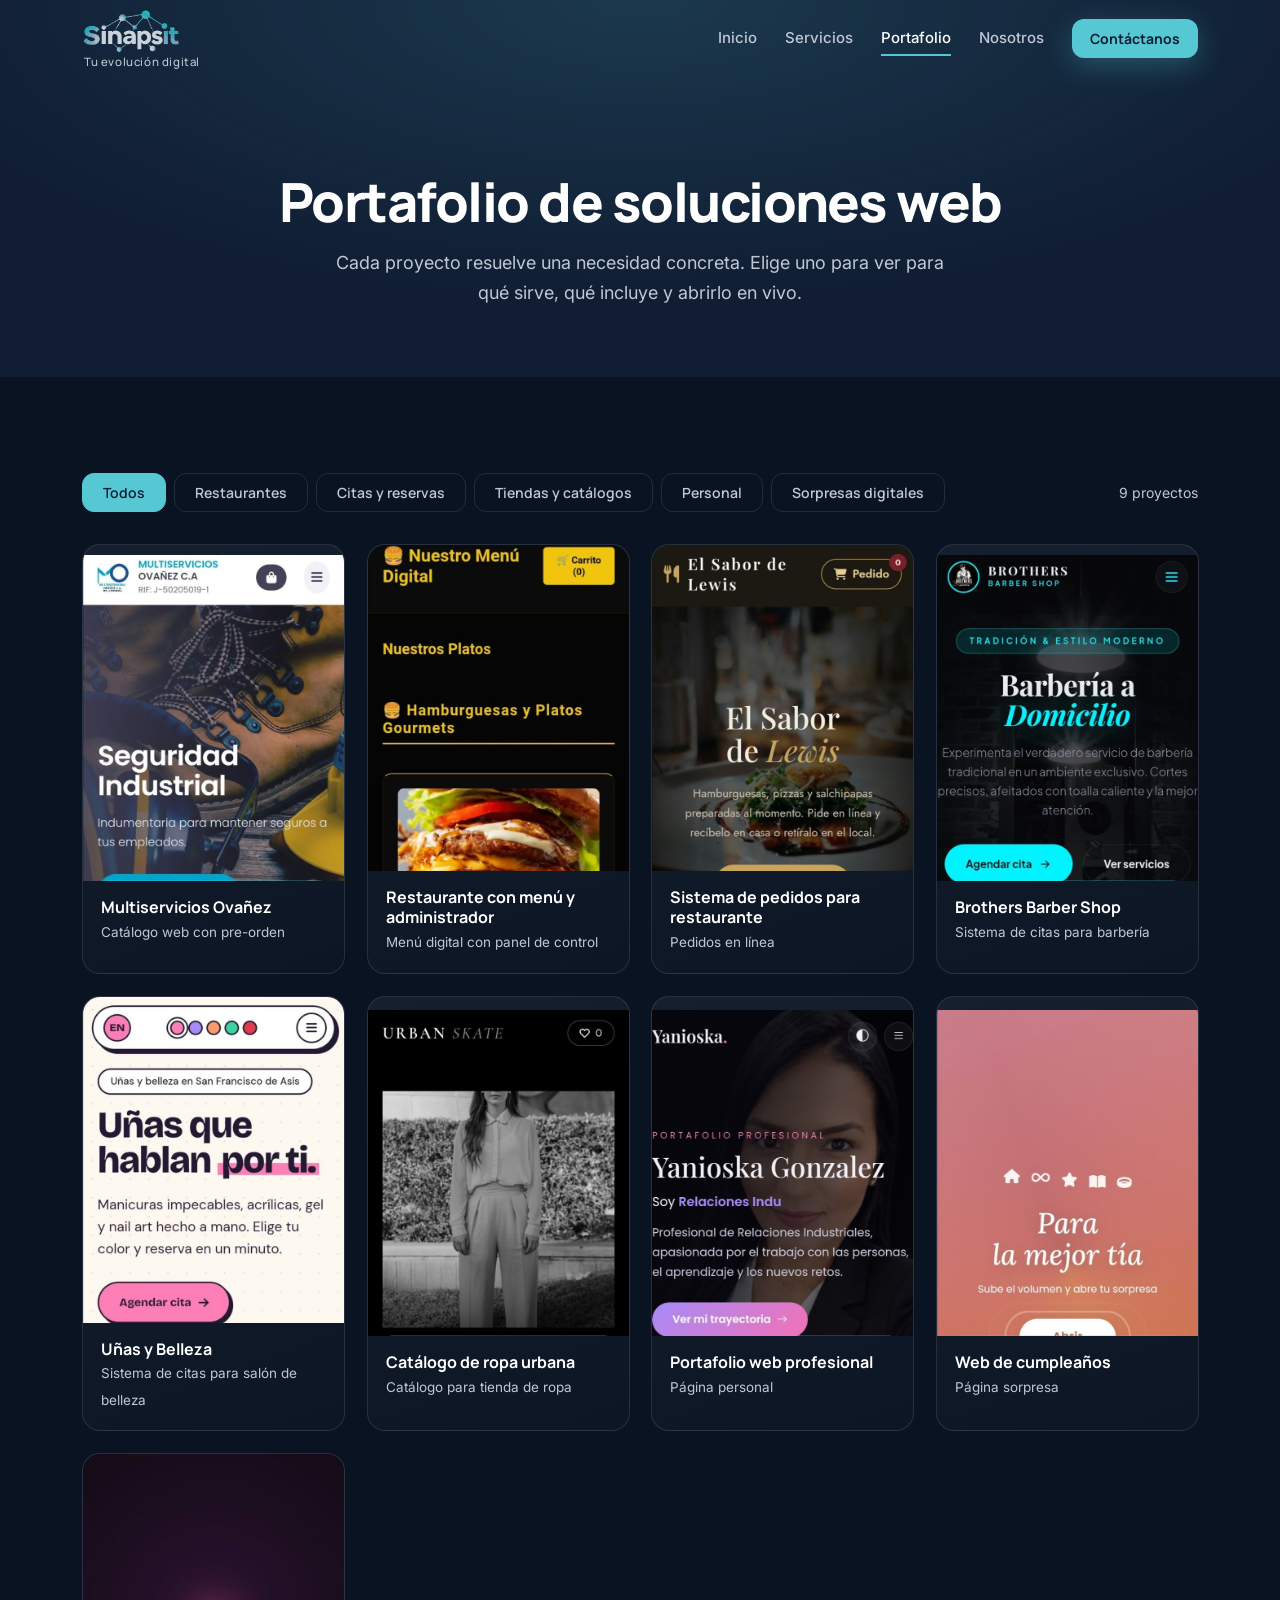
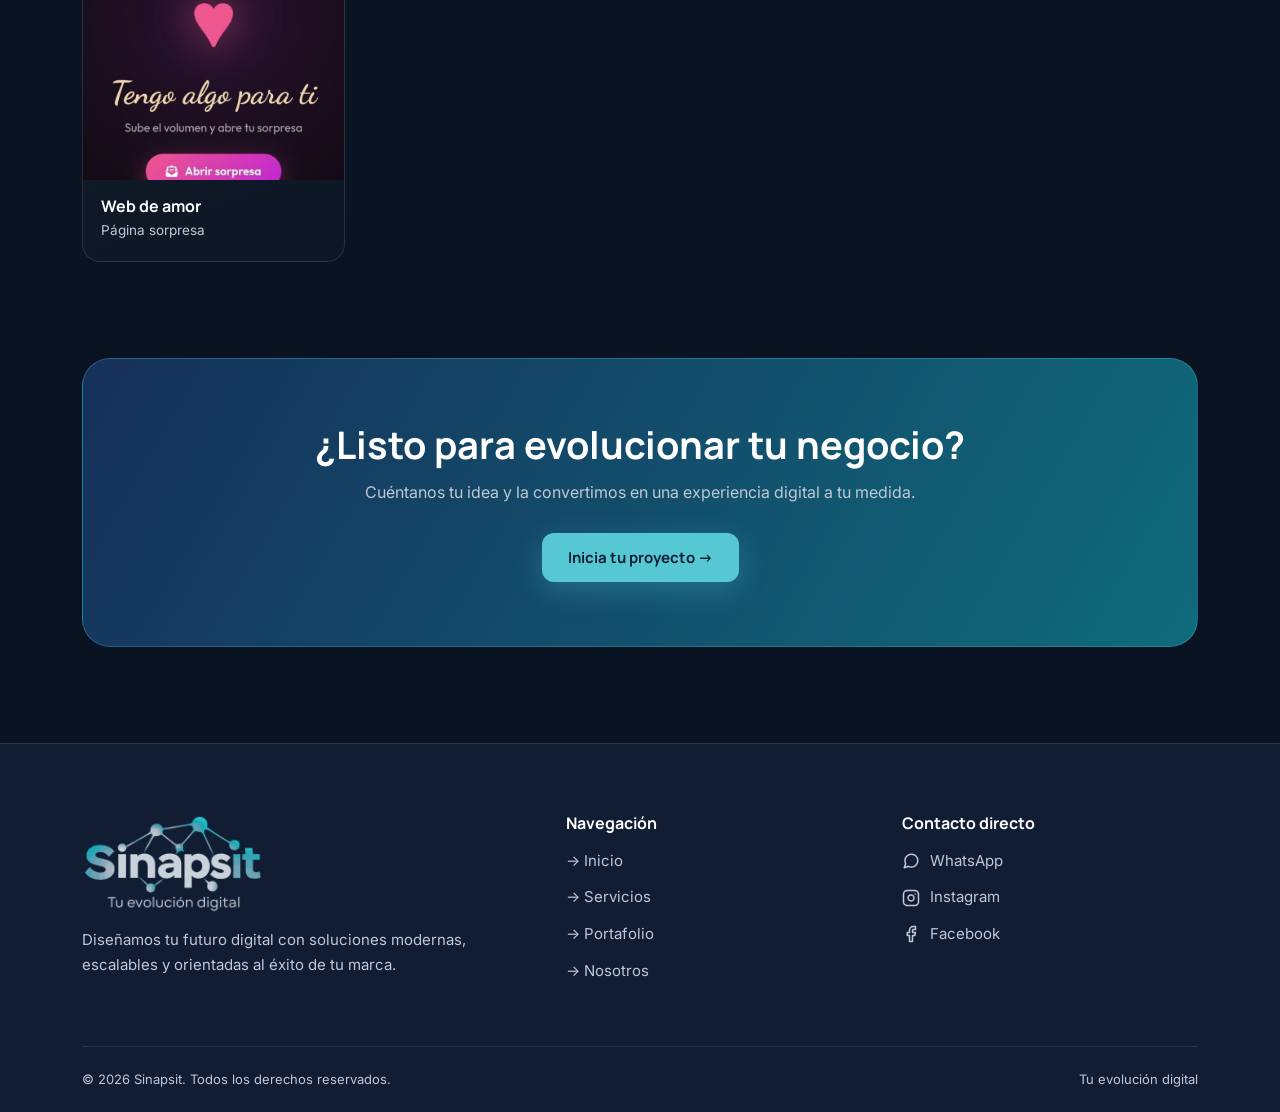
<file: portafolio.html>
<!DOCTYPE html>
<html lang="es"><head><meta charset="UTF-8"><meta name="viewport" content="width=device-width,initial-scale=1,maximum-scale=1,user-scalable=no">
<title>Portafolio - Sinapsit</title><meta name="description" content="Portafolio de Sinapsit: 9 páginas web de ejemplo para negocios, restaurantes, citas, tiendas, perfiles profesionales y sorpresas digitales."><meta name="theme-color" content="#101D33">
<link rel="preconnect" href="https://fonts.googleapis.com"><link rel="preconnect" href="https://fonts.gstatic.com" crossorigin>
<link href="https://fonts.googleapis.com/css2?family=Inter:wght@400;500;600&family=Manrope:wght@600;700;800&display=swap" rel="stylesheet">
<link rel="stylesheet" href="style.css?v=3"><link rel="stylesheet" href="portafolio.css?v=1"><link rel="icon" type="image/jpeg" href="img/logo-header.png"></head><body>
<div class="pg"></div>
<header class="hdr"><div class="wrap nav"><a href="index.html" class="logo"><span class="lg lh" role="img" aria-label="Sinapsit"></span><small class="tg">Tu evolución digital</small></a>
<nav class="menu"><a href="index.html">Inicio</a><a href="servicios.html">Servicios</a><a href="portafolio.html" class=on>Portafolio</a><a href="nosotros.html">Nosotros</a></nav><a href="contacto.html" class="btn sm">Contáctanos</a>
<button class="burger" aria-label="Menú"><i></i><i></i><i></i></button></div></header>
<header class="ph2"><div class="wrap"><h1>Portafolio de soluciones web</h1><p>Cada proyecto resuelve una necesidad concreta. Elige uno para ver para qué sirve, qué incluye y abrirlo en vivo.</p></div></header><section><div class="wrap">
<div class="ptool rv"><div class="pchips" id="pchips"></div><p class="pct" id="pct" aria-live="polite"></p></div>
<div class="pgrid" id="pgrid"></div></div></section><section style="padding-top:0"><div class="wrap"><div class="band rv"><h2>¿Listo para evolucionar tu negocio?</h2><p>Cuéntanos tu idea y la convertimos en una experiencia digital a tu medida.</p><a class="btn" href="contacto.html">Inicia tu proyecto &rarr;</a></div></div></section>
<footer class="ft"><div class="wrap"><div class="ftg"><div><span class="lg lf" role="img" aria-label="Sinapsit - Tu evolución digital"></span><p>Diseñamos tu futuro digital con soluciones modernas, escalables y orientadas al éxito de tu marca.</p></div>
<div class="l"><h4>Navegación</h4><a href="index.html">&rarr; Inicio</a><a href="servicios.html">&rarr; Servicios</a><a href="portafolio.html">&rarr; Portafolio</a><a href="nosotros.html">&rarr; Nosotros</a></div>
<div class="l"><h4>Contacto directo</h4><a href="https://wa.me/584126613818?text=Hola,%20me%20interesan%20sus%20servicios%20digitales" target="_blank" rel="noopener"><svg width="18" height="18" viewBox="0 0 24 24" fill="none" stroke="currentColor" stroke-width="2" stroke-linecap="round" stroke-linejoin="round"><path d="M21 11.5a8.38 8.38 0 0 1-.9 3.8 8.5 8.5 0 0 1-7.6 4.7 8.38 8.38 0 0 1-3.8-.9L3 21l1.9-5.7a8.38 8.38 0 0 1-.9-3.8 8.5 8.5 0 0 1 4.7-7.6 8.38 8.38 0 0 1 3.8-.9h.5a8.48 8.48 0 0 1 8 8v.5z"/></svg> WhatsApp</a>
<a href="https://instagram.com/sinapsit.digital" target="_blank" rel="noopener"><svg width="18" height="18" viewBox="0 0 24 24" fill="none" stroke="currentColor" stroke-width="2" stroke-linecap="round" stroke-linejoin="round"><rect x="2" y="2" width="20" height="20" rx="5"/><path d="M16 11.37A4 4 0 1 1 12.63 8 4 4 0 0 1 16 11.37z"/><line x1="17.5" y1="6.5" x2="17.51" y2="6.5"/></svg> Instagram</a>
<a href="https://www.facebook.com/share/19xoFse7zA/" target="_blank" rel="noopener"><svg width="18" height="18" viewBox="0 0 24 24" fill="none" stroke="currentColor" stroke-width="2" stroke-linecap="round" stroke-linejoin="round"><path d="M18 2h-3a5 5 0 0 0-5 5v3H7v4h3v8h4v-8h3l1-4h-4V7a1 1 0 0 1 1-1h3z"/></svg> Facebook</a></div></div>
<div class="fb"><span>&copy; 2026 Sinapsit. Todos los derechos reservados.</span><span>Tu evolución digital</span></div></div></footer>


<dialog id="pdlg" aria-labelledby="pdt"><div class="pdg">
<button type="button" class="pdx" id="pdx" aria-label="Cerrar"><svg width="18" height="18" viewBox="0 0 24 24" fill="none" stroke="currentColor" stroke-width="2" stroke-linecap="round" stroke-linejoin="round"><line x1="18" y1="6" x2="6" y2="18"/><line x1="6" y1="6" x2="18" y2="18"/></svg></button>
<div class="pshot"><div class="pfr"><img id="pdi" alt=""></div></div>
<div class="pinf"><small id="pdc"></small><h3 id="pdt"></h3><h4>¿Para qué sirve?</h4><p id="pdd"></p><ul id="pdf"></ul><div class="pacts" id="pda"></div>
<div class="ppn"><button type="button" id="pdp"><svg class="pi" viewBox="0 0 24 24" fill="none" stroke="currentColor" stroke-width="2" stroke-linecap="round" stroke-linejoin="round"><polyline points="15 18 9 12 15 6"/></svg> Anterior</button><span id="pdn"></span><button type="button" id="pdnx">Siguiente <svg class="pi" viewBox="0 0 24 24" fill="none" stroke="currentColor" stroke-width="2" stroke-linecap="round" stroke-linejoin="round"><polyline points="9 18 15 12 9 6"/></svg></button></div></div>
</div></dialog>
<script src="sinapsit.js?v=3"></script><script src="portafolio.js?v=1"></script></body></html>
</file>
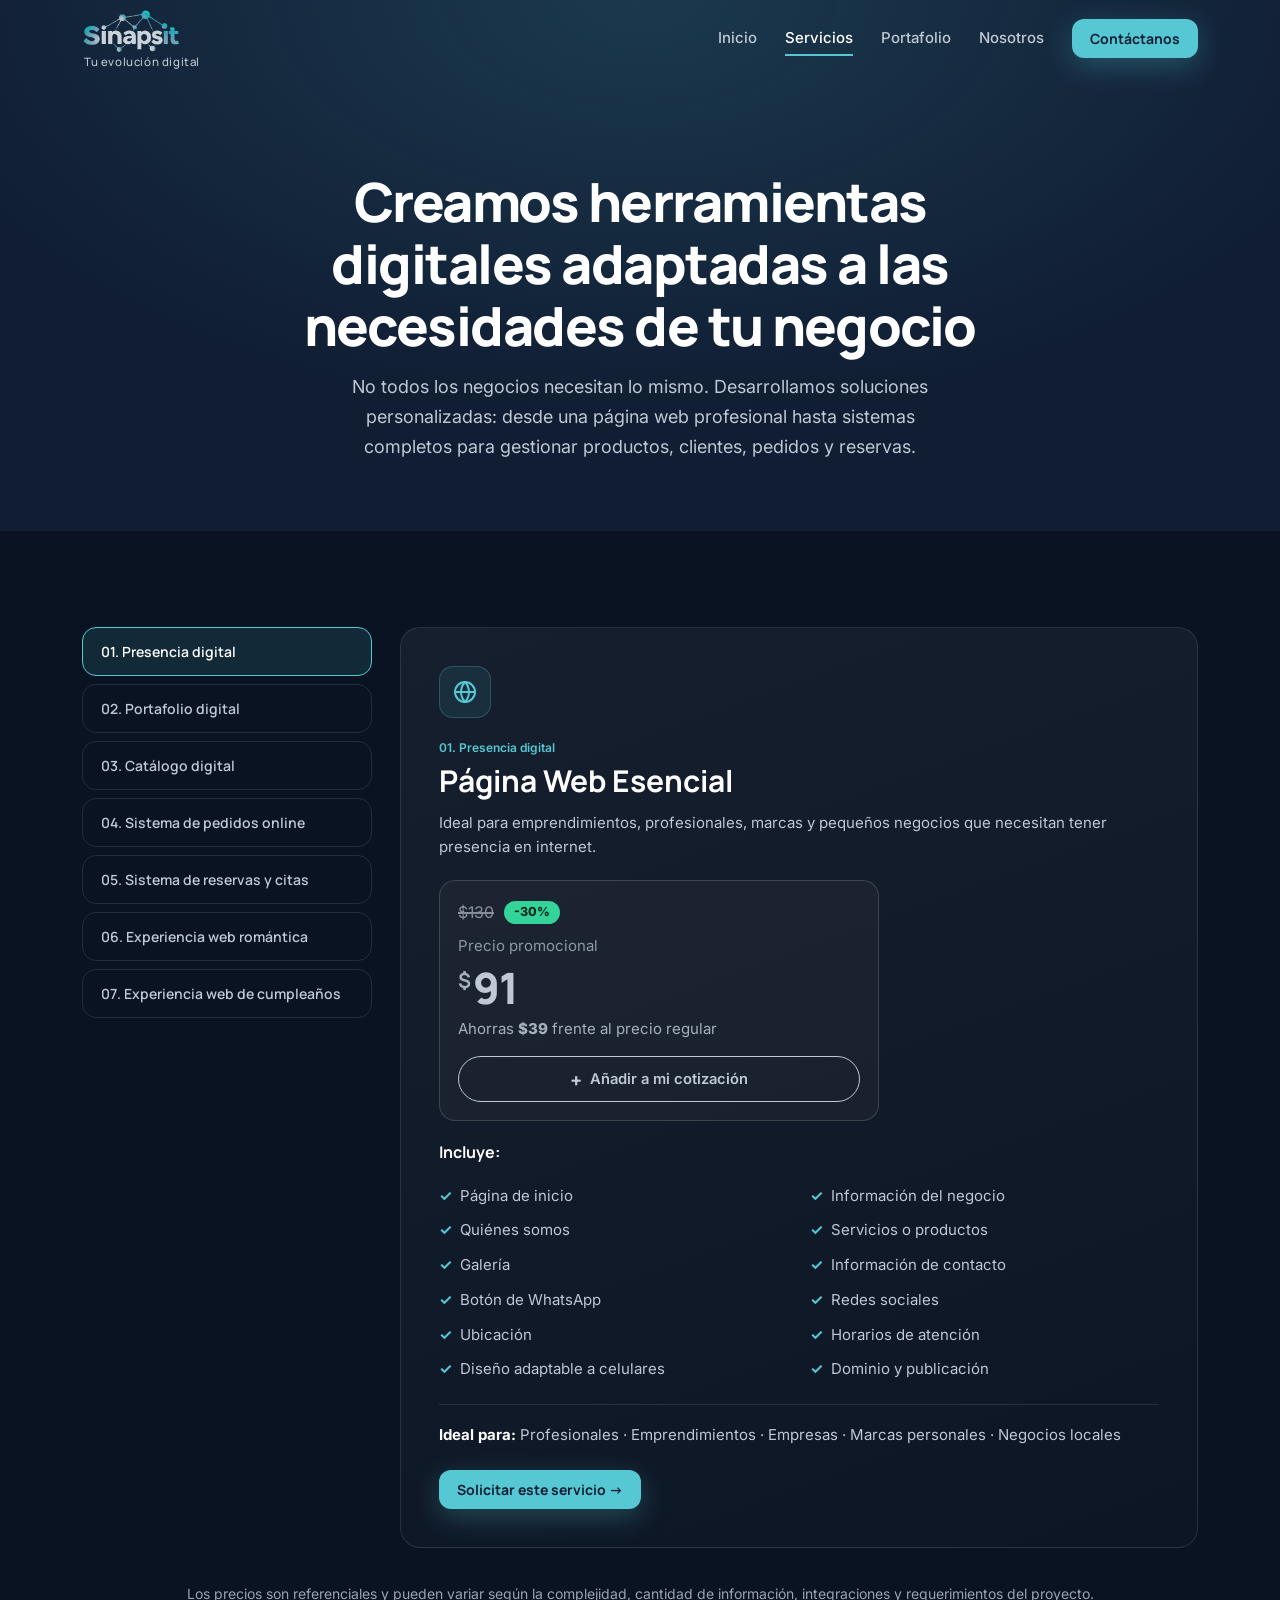
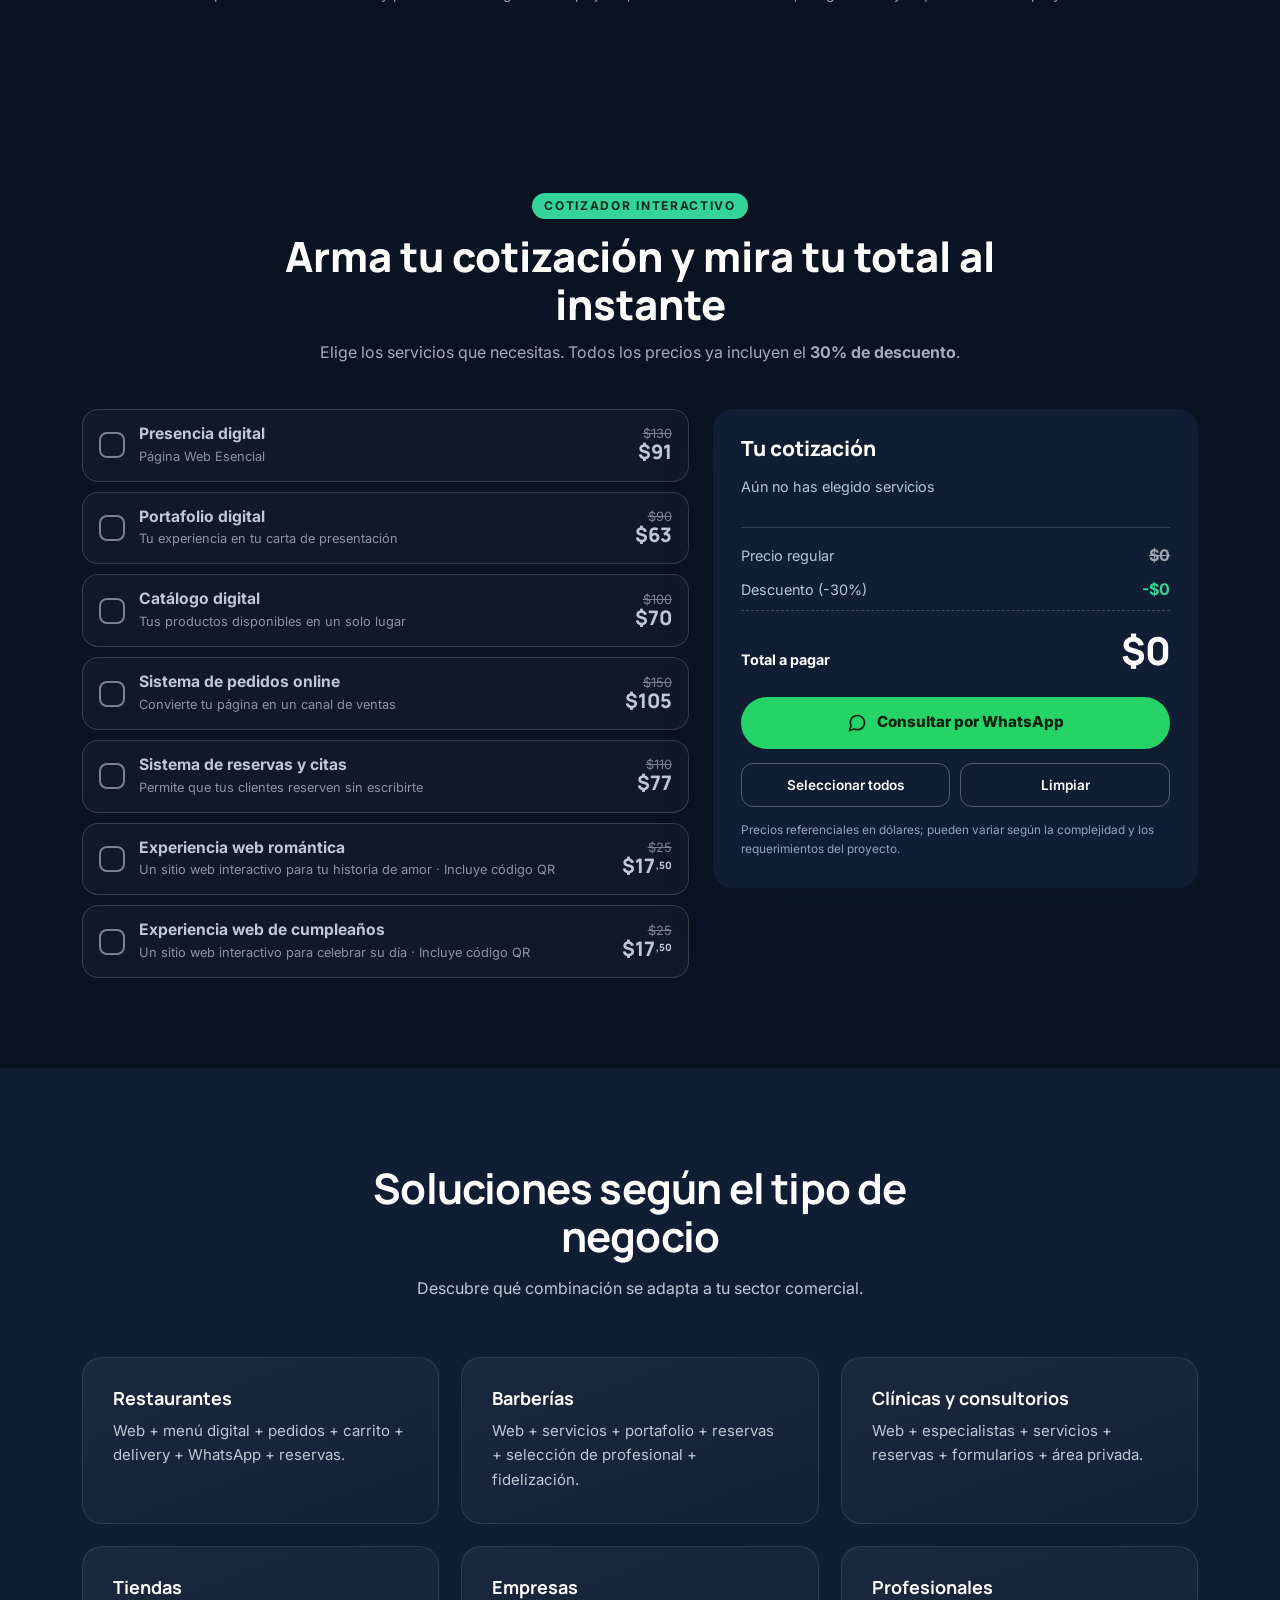
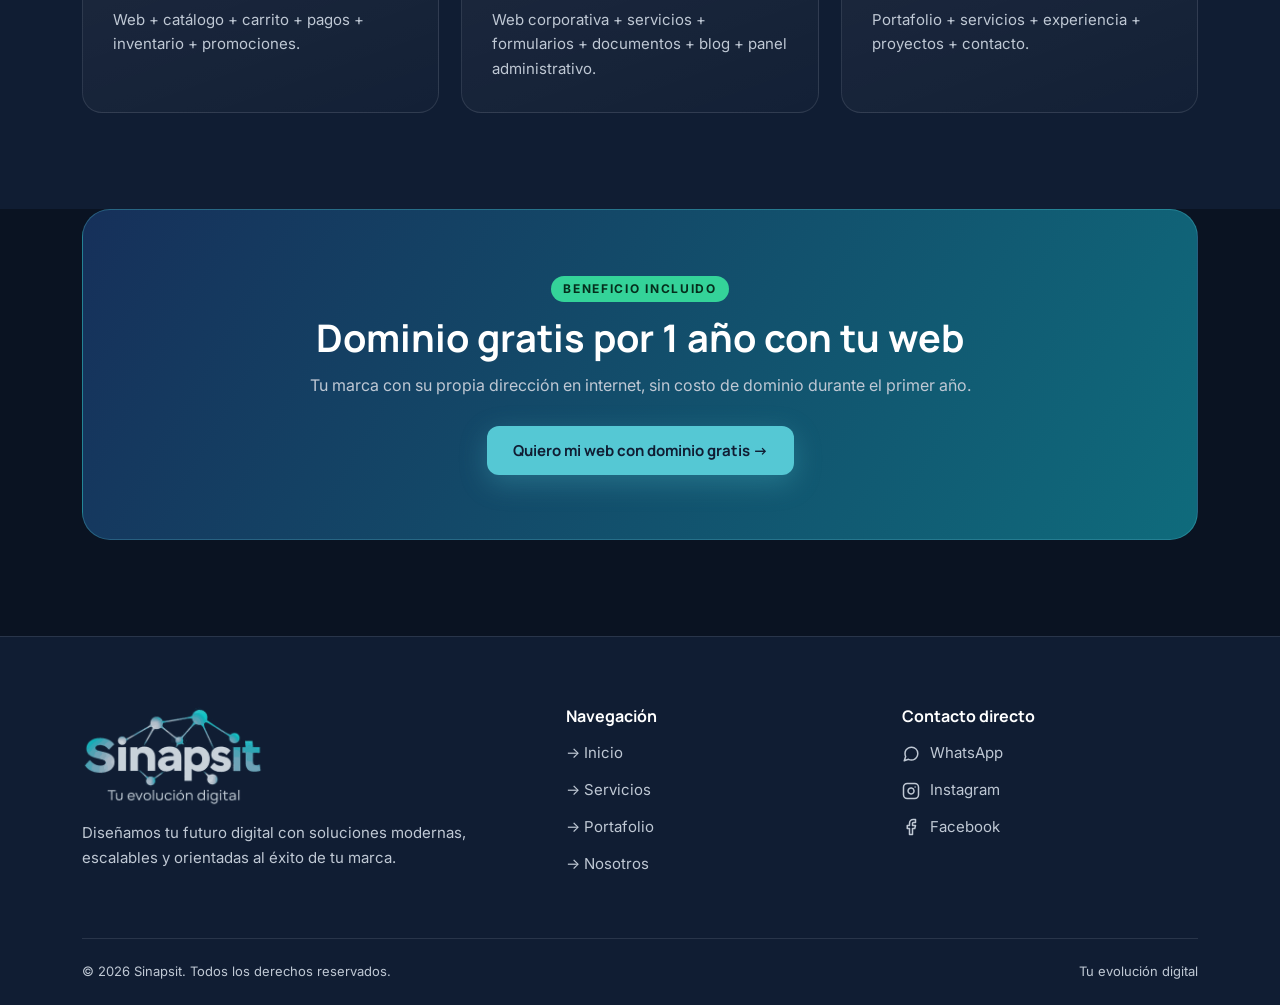
<file: servicios.html>
<!DOCTYPE html>
<html lang="es"><head><meta charset="UTF-8"><meta name="viewport" content="width=device-width,initial-scale=1,maximum-scale=1,user-scalable=no">
<title>Servicios - Sinapsit</title><meta name="theme-color" content="#101D33">
<link rel="preconnect" href="https://fonts.googleapis.com"><link rel="preconnect" href="https://fonts.gstatic.com" crossorigin>
<link href="https://fonts.googleapis.com/css2?family=Inter:wght@400;500;600&family=Manrope:wght@600;700;800&display=swap" rel="stylesheet">
<link rel="stylesheet" href="style.css?v=3"><link rel="icon" type="image/jpeg" href="img/logo-header.png"><style>
/* ===== Precios, descuento y cotizador · Sinapsit (todo en este archivo) ===== */
.sp-price,.sp-price *,.sp-sec,.sp-sec *,.sp-bar,.sp-bar *{box-sizing:border-box}
.sp-sec [hidden]{display:none!important}

/* bloque de precio dentro de cada ficha */
.sp-price{margin:20px 0 6px;padding:18px;border:1px solid rgba(128,128,128,.35);border-radius:16px;background:rgba(128,128,128,.08);display:grid;gap:8px;max-width:440px}
.sp-row{display:flex;align-items:center;gap:10px;flex-wrap:wrap}
.sp-old{font-size:1rem;opacity:.65}
.sp-old s{text-decoration-thickness:2px}
.sp-badge{background:#34d399;color:#052e1c;font-weight:800;font-size:.78rem;padding:4px 10px;border-radius:999px;line-height:1.2}
.sp-lbl{margin:0;font-size:.78rem;opacity:.7}
.sp-now{display:flex;align-items:flex-start;gap:3px;font-family:Manrope,Inter,system-ui,sans-serif;font-weight:800;font-size:clamp(2.1rem,7vw,2.7rem);line-height:1;letter-spacing:-.02em}
.sp-dec{font-size:.5em;font-weight:800;letter-spacing:0;margin-left:.1em;vertical-align:.75em;line-height:1}
.sp-pr strong .sp-dec{vertical-align:.45em}
.sp-now small{font-size:.48em;margin-top:.2em;font-weight:700;opacity:.85}
.sp-save{margin:0;font-size:.86rem;opacity:.85}
.sp-save b{font-weight:800}
.sp-add{margin-top:6px;min-height:46px;padding:0 20px;border:1.5px solid currentColor;border-radius:999px;background:transparent;color:inherit;font:600 .92rem/1 Inter,system-ui,sans-serif;cursor:pointer;display:inline-flex;align-items:center;justify-content:center;gap:8px;transition:background .2s,color .2s,border-color .2s,transform .15s;touch-action:manipulation;-webkit-tap-highlight-color:transparent}
.sp-add b{font-size:1.15rem;line-height:1}
.sp-add:hover{background:rgba(128,128,128,.16)}
.sp-add:active{transform:scale(.97)}
.sp-add.is-on{background:#34d399;border-color:#34d399;color:#052e1c}

/* sección del cotizador */
.sp-sec{padding:clamp(48px,8vw,90px) 0}
.sp-head{max-width:720px;margin:0 auto clamp(26px,4vw,44px);text-align:center}
.sp-kicker{display:inline-block;font:700 .75rem/1 Inter,system-ui,sans-serif;letter-spacing:.14em;text-transform:uppercase;padding:7px 12px;border-radius:999px;background:#34d399;color:#052e1c}
.sp-head h2{font-family:Manrope,Inter,system-ui,sans-serif;font-weight:800;font-size:clamp(1.7rem,5.4vw,2.6rem);line-height:1.15;margin:14px 0 10px}
.sp-head p{margin:0;opacity:.85}
.sp-grid{display:grid;gap:18px;grid-template-columns:minmax(0,1fr)}
@media(min-width:900px){.sp-grid{grid-template-columns:minmax(0,1.25fr) minmax(0,1fr);gap:24px;align-items:start}.sp-sum{position:sticky;top:96px}}
.sp-list{display:grid;gap:10px}
.sp-item{position:relative;display:grid;grid-template-columns:auto minmax(0,1fr) auto;align-items:center;gap:14px;min-height:68px;padding:14px 16px;border:1.5px solid rgba(128,128,128,.35);border-radius:16px;background:rgba(128,128,128,.06);cursor:pointer;transition:border-color .2s,background .2s,transform .15s;-webkit-tap-highlight-color:transparent}
.sp-item:hover{border-color:rgba(52,211,153,.8)}
.sp-item:active{transform:scale(.99)}
.sp-item input{position:absolute;opacity:0;width:1px;height:1px;pointer-events:none}
.sp-item:focus-within{outline:2px solid #34d399;outline-offset:2px}
.sp-item.is-on{border-color:#34d399;background:rgba(52,211,153,.14)}
.sp-ck{width:26px;height:26px;border-radius:8px;border:2px solid currentColor;opacity:.6;display:grid;place-items:center;transition:all .2s}
.sp-ck::after{content:"";width:6px;height:12px;border:solid #052e1c;border-width:0 3px 3px 0;transform:rotate(45deg) scale(0);margin-top:-2px;transition:transform .2s}
.sp-item.is-on .sp-ck{background:#34d399;border-color:#34d399;opacity:1}
.sp-item.is-on .sp-ck::after{transform:rotate(45deg) scale(1)}
.sp-info{display:grid;gap:2px;min-width:0}
.sp-info b{font-weight:700;font-size:.98rem;line-height:1.25}
.sp-info em{font-style:normal;font-size:.8rem;opacity:.7}
.sp-pr{display:grid;justify-items:end;line-height:1.1}
.sp-pr s{font-size:.8rem;opacity:.6}
.sp-pr strong{font-family:Manrope,Inter,system-ui,sans-serif;font-weight:800;font-size:1.25rem}

/* resumen (fondo propio para que siempre se lea bien) */
.sp-sum{background:#101D33;color:#fff;border-radius:20px;padding:clamp(20px,3vw,28px);display:grid;gap:14px;box-shadow:0 18px 50px rgba(16,29,51,.35)}
.sp-sum h3{margin:0;font-family:Manrope,Inter,system-ui,sans-serif;font-weight:800;font-size:1.3rem;color:#fff}
.sp-count{margin:0;font-size:.9rem;color:#b8c4d9}
.sp-lines{list-style:none;margin:0;padding:0;display:grid;gap:8px;max-height:220px;overflow:auto}
.sp-lines li{display:flex;justify-content:space-between;gap:12px;font-size:.9rem;color:#e6ecf7}
.sp-lines li span:last-child{white-space:nowrap;font-weight:700}
.sp-tot{margin:0;padding:14px 0 0;border-top:1px solid rgba(255,255,255,.15);display:grid;gap:8px}
.sp-tot div{display:flex;justify-content:space-between;align-items:baseline;gap:12px}
.sp-tot dt{margin:0;font-size:.9rem;color:#b8c4d9}
.sp-tot dd{margin:0;font-weight:700;color:#fff}
.sp-tot .sp-reg dd{text-decoration:line-through;opacity:.6}
.sp-tot .sp-dsc dd{color:#34d399}
.sp-tot .sp-final{padding-top:8px;border-top:1px dashed rgba(255,255,255,.2)}
.sp-tot .sp-final dt{color:#fff;font-weight:700}
.sp-tot .sp-final dd{font-family:Manrope,Inter,system-ui,sans-serif;font-weight:800;font-size:clamp(1.9rem,6vw,2.4rem);letter-spacing:-.02em}
.sp-saved{margin:0;padding:10px 12px;border-radius:12px;background:rgba(52,211,153,.16);color:#6ee7b7;font-size:.88rem;font-weight:600}
.sp-wa{display:flex;align-items:center;justify-content:center;gap:10px;min-height:52px;padding:0 20px;border-radius:999px;background:#25D366;color:#06210f;font:800 .95rem/1.1 Inter,system-ui,sans-serif;text-decoration:none;text-align:center;transition:transform .15s,filter .2s}
.sp-wa:hover{filter:brightness(1.06)}
.sp-wa:active{transform:scale(.98)}
.sp-sub{display:flex;gap:10px}
.sp-sub button{flex:1;min-height:44px;border-radius:12px;border:1px solid rgba(255,255,255,.28);background:transparent;color:#fff;font:600 .85rem Inter,system-ui,sans-serif;cursor:pointer;touch-action:manipulation}
.sp-sub button:hover{background:rgba(255,255,255,.1)}
.sp-note{margin:0;font-size:.74rem;color:#93a3bf}

/* barra inferior con el total mientras eliges */
.sp-bar{position:fixed;left:0;right:0;bottom:0;z-index:950;display:flex;align-items:center;justify-content:space-between;gap:12px;padding:12px max(16px,env(safe-area-inset-right)) calc(12px + env(safe-area-inset-bottom)) max(16px,env(safe-area-inset-left));background:#101D33;color:#fff;border-top:1px solid rgba(255,255,255,.14);box-shadow:0 -10px 30px rgba(0,0,0,.25);transform:translateY(110%);visibility:hidden;transition:transform .35s cubic-bezier(.22,.8,.22,1),visibility 0s linear .35s}
.sp-bar.on{transform:none;visibility:visible;transition:transform .35s cubic-bezier(.22,.8,.22,1),visibility 0s}
.sp-bar>div{display:grid;line-height:1.2;min-width:0}
.sp-bar small{color:#b8c4d9;font-size:.76rem}
.sp-bar strong{font-family:Manrope,Inter,system-ui,sans-serif;font-size:1.25rem;font-weight:800}
.sp-bar a{flex:none;min-height:46px;display:inline-flex;align-items:center;padding:0 20px;border-radius:999px;background:#34d399;color:#052e1c;font:800 .9rem/1 Inter,system-ui,sans-serif;text-decoration:none}
body.sp-pad{padding-bottom:84px}
.band .sp-kicker{margin-bottom:14px}

@media(prefers-reduced-motion:reduce){.sp-price *,.sp-sec *,.sp-bar{transition:none!important;animation:none!important}}

/* ===== Aviso de deslizar en las pestañas de servicios (móvil) ===== */
.tabs .tl{-webkit-overflow-scrolling:touch;scrollbar-width:none}
.tabs .tl::-webkit-scrollbar{display:none}
.tabs .tl.sp-fr{-webkit-mask-image:linear-gradient(90deg,#000 calc(100% - 64px),transparent);mask-image:linear-gradient(90deg,#000 calc(100% - 64px),transparent)}
.tabs .tl.sp-fl{-webkit-mask-image:linear-gradient(90deg,transparent,#000 40px);mask-image:linear-gradient(90deg,transparent,#000 40px)}
.tabs .tl.sp-fl.sp-fr{-webkit-mask-image:linear-gradient(90deg,transparent,#000 40px,#000 calc(100% - 64px),transparent);mask-image:linear-gradient(90deg,transparent,#000 40px,#000 calc(100% - 64px),transparent)}
.sp-qr{display:flex;align-items:center;gap:14px;margin:18px 0 6px;padding:14px 16px;border:1px solid rgba(85,200,212,.4);border-radius:16px;background:linear-gradient(135deg,rgba(85,200,212,.16),rgba(85,200,212,.04))}
.sp-qr .q{flex:none;width:56px;height:56px;border-radius:12px;background:#fff;display:grid;place-items:center;box-shadow:0 0 0 4px rgba(85,200,212,.18)}
.sp-qr .q svg{width:40px;height:40px}
.sp-qr b{display:block;color:#fff;font:700 .98rem/1.25 Inter,system-ui,sans-serif;margin-bottom:3px}
.sp-qr span{display:block;color:#BFC8D4;font:400 .86rem/1.4 Inter,system-ui,sans-serif}
.sp-swipe{grid-column:1/-1;display:flex;align-items:center;gap:10px;width:fit-content;max-width:100%;margin:0 0 12px;padding:9px 16px;border:1px solid rgba(85,200,212,.45);border-radius:999px;background:rgba(85,200,212,.12);color:#55C8D4;font:600 .84rem/1.2 Inter,system-ui,sans-serif;cursor:pointer;-webkit-tap-highlight-color:transparent;touch-action:manipulation;transition:opacity .4s,transform .4s}
.sp-swipe svg{flex:none;animation:sp-nudge 1.3s ease-in-out infinite}
.sp-swipe.sp-gone{opacity:0;transform:translateY(-6px);pointer-events:none}
@keyframes sp-nudge{0%,100%{transform:translateX(0)}50%{transform:translateX(7px)}}
@media(prefers-reduced-motion:reduce){.sp-swipe svg{animation:none}}
</style></head><body>
<div class="pg"></div>
<header class="hdr"><div class="wrap nav"><a href="index.html" class="logo"><span class="lg lh" role="img" aria-label="Sinapsit"></span><small class="tg">Tu evolución digital</small></a>
<nav class="menu"><a href="index.html">Inicio</a><a href="servicios.html" class=on>Servicios</a><a href="portafolio.html">Portafolio</a><a href="nosotros.html">Nosotros</a></nav><a href="contacto.html" class="btn sm">Contáctanos</a>
<button class="burger" aria-label="Menú"><i></i><i></i><i></i></button></div></header>
<header class="ph2"><div class="wrap"><h1>Creamos herramientas digitales adaptadas a las necesidades de tu negocio</h1><p>No todos los negocios necesitan lo mismo. Desarrollamos soluciones personalizadas: desde una página web profesional hasta sistemas completos para gestionar productos, clientes, pedidos y reservas.</p></div></header><section><div class="wrap"><div class="tabs"><div class="tl"><button data-t="presencia">01. Presencia digital</button><button data-t="portafolio-digital">02. Portafolio digital</button><button data-t="catalogo">03. Catálogo digital</button><button data-t="pedidos">04. Sistema de pedidos online</button><button data-t="reservas">05. Sistema de reservas y citas</button><button data-t="romantica">06. Experiencia web romántica</button><button data-t="cumpleanos">07. Experiencia web de cumpleaños</button></div><div><div class="card pn" id="presencia"><div class="ic"><svg width="24" height="24" viewBox="0 0 24 24" fill="none" stroke="currentColor" stroke-width="2" stroke-linecap="round" stroke-linejoin="round"><circle cx="12" cy="12" r="10"/><line x1="2" y1="12" x2="22" y2="12"/><path d="M12 2a15.3 15.3 0 0 1 4 10 15.3 15.3 0 0 1-4 10 15.3 15.3 0 0 1-4-10 15.3 15.3 0 0 1 4-10z"/></svg></div><span class="tag">01. Presencia digital</span><h2>Página Web Esencial</h2><p>Ideal para emprendimientos, profesionales, marcas y pequeños negocios que necesitan tener presencia en internet.</p><div class="sp-price" data-price="130"><div class="sp-row"><span class="sp-old"><s>$130</s></span><span class="sp-badge">-30%</span></div><p class="sp-lbl">Precio promocional</p><div class="sp-now"><small>$</small><span class="sp-val">91</span></div><p class="sp-save">Ahorras <b>$39</b> frente al precio regular</p><button type="button" class="sp-add" data-id="presencia" aria-pressed="false"><b aria-hidden="true">+</b> <span>Añadir a mi cotización</span></button></div><h4 style="margin-top:22px">Incluye:</h4><ul class="ck"><li>Página de inicio</li><li>Información del negocio</li><li>Quiénes somos</li><li>Servicios o productos</li><li>Galería</li><li>Información de contacto</li><li>Botón de WhatsApp</li><li>Redes sociales</li><li>Ubicación</li><li>Horarios de atención</li><li>Diseño adaptable a celulares</li><li>Dominio y publicación</li></ul><p class="ideal"><b>Ideal para:</b> Profesionales · Emprendimientos · Empresas · Marcas personales · Negocios locales</p><a class="btn sm" style="margin-top:22px" href="contacto.html">Solicitar este servicio &rarr;</a></div><div class="card pn" id="portafolio-digital"><div class="ic"><svg width="24" height="24" viewBox="0 0 24 24" fill="none" stroke="currentColor" stroke-width="2" stroke-linecap="round" stroke-linejoin="round"><path d="M22 19a2 2 0 0 1-2 2H4a2 2 0 0 1-2-2V5a2 2 0 0 1 2-2h5l2 3h9a2 2 0 0 1 2 2z"/></svg></div><span class="tag">02. Portafolio digital</span><h2>Tu experiencia en tu carta de presentación</h2><p>Una página personal diseñada para mostrar quién eres, qué haces y lo que puedes ofrecer.</p><div class="sp-price" data-price="90"><div class="sp-row"><span class="sp-old"><s>$90</s></span><span class="sp-badge">-30%</span></div><p class="sp-lbl">Precio promocional</p><div class="sp-now"><small>$</small><span class="sp-val">63</span></div><p class="sp-save">Ahorras <b>$27</b> frente al precio regular</p><button type="button" class="sp-add" data-id="portafolio-digital" aria-pressed="false"><b aria-hidden="true">+</b> <span>Añadir a mi cotización</span></button></div><h4 style="margin-top:22px">Puede incluir:</h4><ul class="ck"><li>Presentación personal</li><li>Perfil profesional</li><li>Experiencia</li><li>Formación</li><li>Habilidades</li><li>Servicios</li><li>Proyectos realizados</li><li>Portafolio</li><li>Testimonios</li><li>Contacto</li><li>Redes sociales</li><li>Botón de WhatsApp</li><li>Descarga de CV</li></ul><p class="ideal"><b>Ideal para:</b> Profesionales · Freelancers · Diseñadores · Fotógrafos · Consultores · Técnicos · Estudiantes · Personas en búsqueda de empleo</p><a class="btn sm" style="margin-top:22px" href="contacto.html">Solicitar este servicio &rarr;</a></div><div class="card pn" id="catalogo"><div class="ic"><svg width="24" height="24" viewBox="0 0 24 24" fill="none" stroke="currentColor" stroke-width="2" stroke-linecap="round" stroke-linejoin="round"><rect x="5" y="2" width="14" height="20" rx="2"/><line x1="12" y1="18" x2="12.01" y2="18"/></svg></div><span class="tag">03. Catálogo digital</span><h2>Tus productos disponibles en un solo lugar</h2><p>Una alternativa para negocios que quieren mostrar sus productos sin necesidad de implementar una tienda online completa.</p><div class="sp-price" data-price="100"><div class="sp-row"><span class="sp-old"><s>$100</s></span><span class="sp-badge">-30%</span></div><p class="sp-lbl">Precio promocional</p><div class="sp-now"><small>$</small><span class="sp-val">70</span></div><p class="sp-save">Ahorras <b>$30</b> frente al precio regular</p><button type="button" class="sp-add" data-id="catalogo" aria-pressed="false"><b aria-hidden="true">+</b> <span>Añadir a mi cotización</span></button></div><h4 style="margin-top:22px">Incluye:</h4><ul class="ck"><li>Catálogo de productos</li><li>Categorías</li><li>Fotografías</li><li>Precios</li><li>Buscador</li><li>Productos en oferta</li><li>Botón de consulta por WhatsApp</li><li>Diseño adaptable a celulares</li></ul><p class="ideal"><b>Ideal para:</b> Tiendas · Boutiques · Ferreterías · Reposterías · Emprendimientos · Distribuidores · Comercios</p><a class="btn sm" style="margin-top:22px" href="contacto.html">Solicitar este servicio &rarr;</a></div><div class="card pn" id="pedidos"><div class="ic"><svg width="24" height="24" viewBox="0 0 24 24" fill="none" stroke="currentColor" stroke-width="2" stroke-linecap="round" stroke-linejoin="round"><circle cx="9" cy="21" r="1"/><circle cx="20" cy="21" r="1"/><path d="M1 1h4l2.68 13.39a2 2 0 0 0 2 1.61h9.72a2 2 0 0 0 2-1.61L23 6H6"/></svg></div><span class="tag">04. Sistema de pedidos online</span><h2>Convierte tu página en un canal de ventas</h2><p>Una solución para que tus clientes puedan seleccionar productos, armar su pedido y enviarlo directamente al negocio.</p><div class="sp-price" data-price="150"><div class="sp-row"><span class="sp-old"><s>$150</s></span><span class="sp-badge">-30%</span></div><p class="sp-lbl">Precio promocional</p><div class="sp-now"><small>$</small><span class="sp-val">105</span></div><p class="sp-save">Ahorras <b>$45</b> frente al precio regular</p><button type="button" class="sp-add" data-id="pedidos" aria-pressed="false"><b aria-hidden="true">+</b> <span>Añadir a mi cotización</span></button></div><h4 style="margin-top:22px">Incluye:</h4><ul class="ck"><li>Catálogo</li><li>Categorías</li><li>Buscador</li><li>Fichas de productos</li><li>Selección de cantidades</li><li>Carrito de compras</li><li>Instrucciones especiales</li><li>Métodos de pago configurables</li><li>Pick Up</li><li>Delivery</li><li>Dirección de entrega</li><li>Generación del pedido</li><li>Integración con WhatsApp</li><li>Diseño adaptable a celulares</li></ul><p class="ideal"><b>Ideal para:</b> Automatizar las ventas, centralizar la recepción de pedidos y mejorar la experiencia de compra del cliente a través de canales digitales.</p><a class="btn sm" style="margin-top:22px" href="contacto.html">Solicitar este servicio &rarr;</a></div><div class="card pn" id="reservas"><div class="ic"><svg width="24" height="24" viewBox="0 0 24 24" fill="none" stroke="currentColor" stroke-width="2" stroke-linecap="round" stroke-linejoin="round"><rect x="3" y="4" width="18" height="18" rx="2"/><line x1="16" y1="2" x2="16" y2="6"/><line x1="8" y1="2" x2="8" y2="6"/><line x1="3" y1="10" x2="21" y2="10"/></svg></div><span class="tag">05. Sistema de reservas y citas</span><h2>Permite que tus clientes reserven sin tener que escribirte</h2><p>Una herramienta automatizada para gestionar la disponibilidad de tiempo y las citas de tu negocio.</p><div class="sp-price" data-price="110"><div class="sp-row"><span class="sp-old"><s>$110</s></span><span class="sp-badge">-30%</span></div><p class="sp-lbl">Precio promocional</p><div class="sp-now"><small>$</small><span class="sp-val">77</span></div><p class="sp-save">Ahorras <b>$33</b> frente al precio regular</p><button type="button" class="sp-add" data-id="reservas" aria-pressed="false"><b aria-hidden="true">+</b> <span>Añadir a mi cotización</span></button></div><h4 style="margin-top:22px">Puede incluir:</h4><ul class="ck"><li>Calendario</li><li>Selección de servicio</li><li>Selección del profesional</li><li>Selección de fecha</li><li>Selección de horario</li><li>Confirmación de reserva</li><li>Confirmación por WhatsApp</li></ul><p class="ideal"><b>Ideal para:</b> Barberías · Estéticas · Consultorios · Clínicas · Hoteles · Profesionales · Técnicos · Servicios a domicilio</p><a class="btn sm" style="margin-top:22px" href="contacto.html">Solicitar este servicio &rarr;</a></div><div class="card pn" id="romantica"><div class="ic"><svg width="24" height="24" viewBox="0 0 24 24" fill="none" stroke="currentColor" stroke-width="2" stroke-linecap="round" stroke-linejoin="round"><path d="M20.84 4.61a5.5 5.5 0 0 0-7.78 0L12 5.67l-1.06-1.06a5.5 5.5 0 0 0-7.78 7.78l1.06 1.06L12 21.23l7.78-7.78 1.06-1.06a5.5 5.5 0 0 0 0-7.78z"/></svg></div><span class="tag">06. Experiencia web romántica</span><h2>Un sitio web interactivo para inmortalizar tu historia de amor</h2><p>Una experiencia digital única, emotiva y memorable para regalar a esa persona especial en cualquier ocasión importante.</p><div class="sp-qr"><div class="q"><svg viewBox="0 0 40 40" aria-hidden="true"><g fill="#021533"><path fill-rule="evenodd" d="M2 2h14v14H2zM6 6v6h6V6z"/><path fill-rule="evenodd" d="M24 2h14v14H24zM28 6v6h6V6z"/><path fill-rule="evenodd" d="M2 24h14v14H2zM6 28v6h6v-6z"/><rect x="8" y="8" width="2" height="2"/><rect x="30" y="8" width="2" height="2"/><rect x="8" y="30" width="2" height="2"/><rect x="24" y="24" width="4" height="4"/><rect x="32" y="24" width="4" height="4"/><rect x="28" y="30" width="4" height="4"/><rect x="34" y="34" width="4" height="4"/><rect x="24" y="34" width="4" height="4"/></g></svg></div><div><b>Incluye código QR personalizado</b><span>Tu pareja lo escanea con su celular y entra directo a la sorpresa. Listo para imprimir en una tarjeta o regalo.</span></div></div><div class="sp-price" data-price="25"><div class="sp-row"><span class="sp-old"><s>$25</s></span><span class="sp-badge">-30%</span></div><p class="sp-lbl">Precio promocional</p><div class="sp-now"><small>$</small><span class="sp-val">17,50</span></div><p class="sp-save">Ahorras <b>$7,50</b> frente al precio regular</p><button type="button" class="sp-add" data-id="romantica" aria-pressed="false"><b aria-hidden="true">+</b> <span>Añadir a mi cotización</span></button></div><h4 style="margin-top:22px">Puede incluir:</h4><ul class="ck"><li>Diseño optimizado para móviles (modo app)</li><li>Contador de tiempo real (años, meses, días, horas y minutos)</li><li>Carta de amor o dedicatoria con tipografías elegantes</li><li>Galería de fotos interactiva con efecto de ampliación</li><li>Reproductor de música flotante con la canción favorita</li><li>Código QR personalizado, listo para descargar, imprimir y regalar</li></ul><p class="ideal"><b>Ideal para:</b> Aniversarios de novios o bodas · Cumpleaños de pareja · San Valentín · Fechas a distancia</p><a class="btn sm" style="margin-top:22px" href="contacto.html">Solicitar este servicio &rarr;</a></div><div class="card pn" id="cumpleanos"><div class="ic"><svg width="24" height="24" viewBox="0 0 24 24" fill="none" stroke="currentColor" stroke-width="2" stroke-linecap="round" stroke-linejoin="round"><polyline points="20 12 20 22 4 22 4 12"/><rect x="2" y="7" width="20" height="5"/><line x1="12" y1="22" x2="12" y2="7"/><path d="M12 7H7.5a2.5 2.5 0 0 1 0-5C11 2 12 7 12 7z"/><path d="M12 7h4.5a2.5 2.5 0 0 0 0-5C13 2 12 7 12 7z"/></svg></div><span class="tag">07. Experiencia web de cumpleaños</span><h2>Un sitio web interactivo para celebrar un cumpleaños inolvidable</h2><p>Una sorpresa digital única, emotiva y fácil de compartir para homenajear a esa persona especial en su día.</p><div class="sp-qr"><div class="q"><svg viewBox="0 0 40 40" aria-hidden="true"><g fill="#021533"><path fill-rule="evenodd" d="M2 2h14v14H2zM6 6v6h6V6z"/><path fill-rule="evenodd" d="M24 2h14v14H24zM28 6v6h6V6z"/><path fill-rule="evenodd" d="M2 24h14v14H2zM6 28v6h6v-6z"/><rect x="8" y="8" width="2" height="2"/><rect x="30" y="8" width="2" height="2"/><rect x="8" y="30" width="2" height="2"/><rect x="24" y="24" width="4" height="4"/><rect x="32" y="24" width="4" height="4"/><rect x="28" y="30" width="4" height="4"/><rect x="34" y="34" width="4" height="4"/><rect x="24" y="34" width="4" height="4"/></g></svg></div><div><b>Incluye código QR personalizado</b><span>Quien cumple años lo escanea con su celular y entra directo a la sorpresa. Listo para imprimir en una tarjeta o regalo.</span></div></div><div class="sp-price" data-price="25"><div class="sp-row"><span class="sp-old"><s>$25</s></span><span class="sp-badge">-30%</span></div><p class="sp-lbl">Precio promocional</p><div class="sp-now"><small>$</small><span class="sp-val">17,50</span></div><p class="sp-save">Ahorras <b>$7,50</b> frente al precio regular</p><button type="button" class="sp-add" data-id="cumpleanos" aria-pressed="false"><b aria-hidden="true">+</b> <span>Añadir a mi cotización</span></button></div><h4 style="margin-top:22px">Puede incluir:</h4><ul class="ck"><li>Diseño optimizado para móviles (modo app)</li><li>Cuenta regresiva en tiempo real hasta el gran día</li><li>Mensaje o dedicatoria con tipografías elegantes</li><li>Galería de fotos interactiva con efecto de ampliación</li><li>Línea de tiempo con los mejores recuerdos</li><li>Reproductor de música flotante con la canción favorita</li><li>Código QR personalizado, listo para descargar, imprimir y regalar</li></ul><p class="ideal"><b>Ideal para:</b> Cumpleaños de pareja, familiares o amigos · Cumpleaños de 15 años · Sorpresas a distancia · Homenajes especiales</p><a class="btn sm" style="margin-top:22px" href="contacto.html">Solicitar este servicio &rarr;</a></div></div></div>
<p class="note">Los precios son referenciales y pueden variar según la complejidad, cantidad de información, integraciones y requerimientos del proyecto.</p></div></section>
<section class="sp-sec" id="cotizador" aria-labelledby="sp-h"><div class="wrap">
<div class="sp-head"><span class="sp-kicker">Cotizador interactivo</span>
<h2 id="sp-h">Arma tu cotización y mira tu total al instante</h2>
<p>Elige los servicios que necesitas. Todos los precios ya incluyen el <b>30% de descuento</b>.</p></div>
<div class="sp-grid">
<div class="sp-list" id="sp-list" role="group" aria-label="Servicios disponibles">
<label class="sp-item"><input type="checkbox" value="presencia" data-name="Presencia digital" data-price="130"><span class="sp-ck" aria-hidden="true"></span><span class="sp-info"><b>Presencia digital</b><em>Página Web Esencial</em></span><span class="sp-pr"><s>$130</s><strong>$91</strong></span></label>
<label class="sp-item"><input type="checkbox" value="portafolio-digital" data-name="Portafolio digital" data-price="90"><span class="sp-ck" aria-hidden="true"></span><span class="sp-info"><b>Portafolio digital</b><em>Tu experiencia en tu carta de presentación</em></span><span class="sp-pr"><s>$90</s><strong>$63</strong></span></label>
<label class="sp-item"><input type="checkbox" value="catalogo" data-name="Catálogo digital" data-price="100"><span class="sp-ck" aria-hidden="true"></span><span class="sp-info"><b>Catálogo digital</b><em>Tus productos disponibles en un solo lugar</em></span><span class="sp-pr"><s>$100</s><strong>$70</strong></span></label>
<label class="sp-item"><input type="checkbox" value="pedidos" data-name="Sistema de pedidos online" data-price="150"><span class="sp-ck" aria-hidden="true"></span><span class="sp-info"><b>Sistema de pedidos online</b><em>Convierte tu página en un canal de ventas</em></span><span class="sp-pr"><s>$150</s><strong>$105</strong></span></label>
<label class="sp-item"><input type="checkbox" value="reservas" data-name="Sistema de reservas y citas" data-price="110"><span class="sp-ck" aria-hidden="true"></span><span class="sp-info"><b>Sistema de reservas y citas</b><em>Permite que tus clientes reserven sin escribirte</em></span><span class="sp-pr"><s>$110</s><strong>$77</strong></span></label>
<label class="sp-item"><input type="checkbox" value="romantica" data-name="Experiencia web romántica" data-price="25"><span class="sp-ck" aria-hidden="true"></span><span class="sp-info"><b>Experiencia web romántica</b><em>Un sitio web interactivo para tu historia de amor · Incluye código QR</em></span><span class="sp-pr"><s>$25</s><strong>$17,50</strong></span></label>
<label class="sp-item"><input type="checkbox" value="cumpleanos" data-name="Experiencia web de cumpleaños" data-price="25"><span class="sp-ck" aria-hidden="true"></span><span class="sp-info"><b>Experiencia web de cumpleaños</b><em>Un sitio web interactivo para celebrar su día · Incluye código QR</em></span><span class="sp-pr"><s>$25</s><strong>$17,50</strong></span></label>
</div>
<aside class="sp-sum" aria-live="polite">
<h3>Tu cotización</h3>
<p class="sp-count" id="sp-count">Aún no has elegido servicios</p>
<ul class="sp-lines" id="sp-lines"></ul>
<dl class="sp-tot">
<div class="sp-reg"><dt>Precio regular</dt><dd id="sp-reg">$0</dd></div>
<div class="sp-dsc"><dt>Descuento (-30%)</dt><dd id="sp-dis">-$0</dd></div>
<div class="sp-final"><dt>Total a pagar</dt><dd id="sp-tot">$0</dd></div>
</dl>
<p class="sp-saved" id="sp-saved" hidden></p>
<a class="sp-wa" id="sp-wa" href="https://wa.me/584126613818?text=Hola%20Sinapsit%2C%20me%20interesan%20sus%20servicios%20digitales." target="_blank" rel="noopener"><svg width="20" height="20" viewBox="0 0 24 24" fill="none" stroke="currentColor" stroke-width="2" stroke-linecap="round" stroke-linejoin="round" aria-hidden="true"><path d="M21 11.5a8.38 8.38 0 0 1-.9 3.8 8.5 8.5 0 0 1-7.6 4.7 8.38 8.38 0 0 1-3.8-.9L3 21l1.9-5.7a8.38 8.38 0 0 1-.9-3.8 8.5 8.5 0 0 1 4.7-7.6 8.38 8.38 0 0 1 3.8-.9h.5a8.48 8.48 0 0 1 8 8v.5z"/></svg><span>Consultar por WhatsApp</span></a>
<div class="sp-sub"><button type="button" id="sp-all">Seleccionar todos</button><button type="button" id="sp-clear">Limpiar</button></div>
<p class="sp-note">Precios referenciales en dólares; pueden variar según la complejidad y los requerimientos del proyecto.</p>
</aside>
</div></div></section>
<section style="background:var(--n)"><div class="wrap"><div class="hd rv"><h2>Soluciones según el tipo de negocio</h2><p>Descubre qué combinación se adapta a tu sector comercial.</p></div><div class="grid"><div class="card rv"><h3>Restaurantes</h3><p>Web + menú digital + pedidos + carrito + delivery + WhatsApp + reservas.</p></div><div class="card rv"><h3>Barberías</h3><p>Web + servicios + portafolio + reservas + selección de profesional + fidelización.</p></div><div class="card rv"><h3>Clínicas y consultorios</h3><p>Web + especialistas + servicios + reservas + formularios + área privada.</p></div><div class="card rv"><h3>Tiendas</h3><p>Web + catálogo + carrito + pagos + inventario + promociones.</p></div><div class="card rv"><h3>Empresas</h3><p>Web corporativa + servicios + formularios + documentos + blog + panel administrativo.</p></div><div class="card rv"><h3>Profesionales</h3><p>Portafolio + servicios + experiencia + proyectos + contacto.</p></div></div></div></section><section style="padding-top:0"><div class="wrap"><div class="band rv"><span class="sp-kicker">Beneficio incluido</span><h2>Dominio gratis por 1 año con tu web</h2><p>Tu marca con su propia dirección en internet, sin costo de dominio durante el primer año.</p><a class="btn" href="contacto.html">Quiero mi web con dominio gratis &rarr;</a></div></div></section>
<footer class="ft"><div class="wrap"><div class="ftg"><div><span class="lg lf" role="img" aria-label="Sinapsit - Tu evolución digital"></span><p>Diseñamos tu futuro digital con soluciones modernas, escalables y orientadas al éxito de tu marca.</p></div>
<div class="l"><h4>Navegación</h4><a href="index.html">&rarr; Inicio</a><a href="servicios.html">&rarr; Servicios</a><a href="portafolio.html">&rarr; Portafolio</a><a href="nosotros.html">&rarr; Nosotros</a></div>
<div class="l"><h4>Contacto directo</h4><a href="https://wa.me/584126613818?text=Hola,%20me%20interesan%20sus%20servicios%20digitales" target="_blank" rel="noopener"><svg width="18" height="18" viewBox="0 0 24 24" fill="none" stroke="currentColor" stroke-width="2" stroke-linecap="round" stroke-linejoin="round"><path d="M21 11.5a8.38 8.38 0 0 1-.9 3.8 8.5 8.5 0 0 1-7.6 4.7 8.38 8.38 0 0 1-3.8-.9L3 21l1.9-5.7a8.38 8.38 0 0 1-.9-3.8 8.5 8.5 0 0 1 4.7-7.6 8.38 8.38 0 0 1 3.8-.9h.5a8.48 8.48 0 0 1 8 8v.5z"/></svg> WhatsApp</a>
<a href="https://instagram.com/sinapsit.digital" target="_blank" rel="noopener"><svg width="18" height="18" viewBox="0 0 24 24" fill="none" stroke="currentColor" stroke-width="2" stroke-linecap="round" stroke-linejoin="round"><rect x="2" y="2" width="20" height="20" rx="5"/><path d="M16 11.37A4 4 0 1 1 12.63 8 4 4 0 0 1 16 11.37z"/><line x1="17.5" y1="6.5" x2="17.51" y2="6.5"/></svg> Instagram</a>
<a href="https://www.facebook.com/share/19xoFse7zA/" target="_blank" rel="noopener"><svg width="18" height="18" viewBox="0 0 24 24" fill="none" stroke="currentColor" stroke-width="2" stroke-linecap="round" stroke-linejoin="round"><path d="M18 2h-3a5 5 0 0 0-5 5v3H7v4h3v8h4v-8h3l1-4h-4V7a1 1 0 0 1 1-1h3z"/></svg> Facebook</a></div></div>
<div class="fb"><span>&copy; 2026 Sinapsit. Todos los derechos reservados.</span><span>Tu evolución digital</span></div></div></footer>

<div class="sp-bar" id="sp-bar" aria-live="polite"><div><small id="sp-bn">0 servicios</small><strong id="sp-bt">$0</strong></div><a href="#cotizador">Ver cotización</a></div>
<script src="sinapsit.js?v=3"></script><script>
(function(){
'use strict';
var DISC=30,WA='584126613818',HI='Hola Sinapsit, ';
var reduce=false;try{reduce=matchMedia('(prefers-reduced-motion:reduce)').matches}catch(e){}
function $(s,r){return (r||document).querySelector(s)}
function $$(s,r){return Array.prototype.slice.call((r||document).querySelectorAll(s))}
/* todo se calcula en centavos para evitar errores de decimales */
function reg(p){return Math.round(p*100)}
function dsc(p){return Math.round(p*(100-DISC))}
function cents(c){return ('0'+(c%100)).slice(-2)}
function num(c){return c%100===0?String(c/100):Math.floor(c/100)+','+cents(c)}
function ph(el,c,sym){el.innerHTML=(sym?'$':'')+Math.floor(c/100)+(c%100?'<span class="sp-dec">,'+cents(c)+'</span>':'')}
function fmt(c){return '$'+num(c)}

/* animación suave de números */
function tween(el,to,render){
  var from=el._v==null?0:el._v;
  if(el._raf)cancelAnimationFrame(el._raf);
  if(reduce||from===to){el._v=to;render(to);return}
  var t0=null,d=550;
  function step(t){
    if(t0===null)t0=t;
    var k=Math.min((t-t0)/d,1),e=1-Math.pow(1-k,3),v=Math.round(from+(to-from)*e);
    el._v=v;render(v);
    if(k<1)el._raf=requestAnimationFrame(step);
  }
  el._raf=requestAnimationFrame(step);
}

/* precios de las fichas (recalculados desde data-price) */
var blocks=$$('.sp-price');
blocks.forEach(function(b){
  var p=+b.dataset.price;
  $('.sp-old s',b).textContent=fmt(reg(p));
  $('.sp-badge',b).textContent='-'+DISC+'%';
  ph($('.sp-val',b),dsc(p));
  $('.sp-save b',b).textContent=fmt(reg(p)-dsc(p));
});
if('IntersectionObserver' in window&&!reduce){
  var io=new IntersectionObserver(function(es){es.forEach(function(e){
    if(!e.isIntersecting)return;
    var v=$('.sp-val',e.target),to=dsc(+e.target.dataset.price);
    v._v=0;tween(v,to,function(c){ph(v,c)});
    io.unobserve(e.target);
  })},{threshold:.4});
  blocks.forEach(function(b){io.observe(b)});
}

/* filas del cotizador */
var items=$$('#sp-list input[type=checkbox]').map(function(i){
  return {id:i.value,name:i.dataset.name,price:+i.dataset.price,input:i,row:i.closest('.sp-item'),btn:$('.sp-add[data-id="'+i.value+'"]')};
});
items.forEach(function(it){
  var s=$('.sp-pr s',it.row),st=$('.sp-pr strong',it.row);
  s.textContent=fmt(reg(it.price));ph(st,dsc(it.price),true);
});

var sel=[],quoteVisible=false;
function isOn(id){return sel.indexOf(id)>-1}
function setSel(id,on){var i=sel.indexOf(id);if(on&&i<0)sel.push(id);if(!on&&i>-1)sel.splice(i,1);update()}

function update(){
  var list=items.filter(function(it){return isOn(it.id)});
  var R=0,D=0;list.forEach(function(it){R+=reg(it.price);D+=dsc(it.price)});
  var n=list.length;

  items.forEach(function(it){
    var on=isOn(it.id);
    it.input.checked=on;it.row.classList.toggle('is-on',on);
    if(it.btn){
      it.btn.classList.toggle('is-on',on);it.btn.setAttribute('aria-pressed',on?'true':'false');
      $('b',it.btn).textContent=on?'✓':'+';
      $('span',it.btn).textContent=on?'En tu cotización':'Añadir a mi cotización';
    }
  });

  $('#sp-count').textContent=n===0?'Aún no has elegido servicios':n+' servicio'+(n>1?'s':'')+' seleccionado'+(n>1?'s':'');
  var ul=$('#sp-lines');ul.textContent='';
  list.forEach(function(it){
    var li=document.createElement('li'),a=document.createElement('span'),b=document.createElement('span');
    a.textContent=it.name;b.textContent=fmt(dsc(it.price));li.appendChild(a);li.appendChild(b);ul.appendChild(li);
  });

  tween($('#sp-reg'),R,function(c){$('#sp-reg').textContent=fmt(c)});
  tween($('#sp-dis'),R-D,function(c){$('#sp-dis').textContent='-'+fmt(c)});
  tween($('#sp-tot'),D,function(c){ph($('#sp-tot'),c,true)});

  var sv=$('#sp-saved');sv.hidden=n===0;
  if(n)sv.textContent='Estás ahorrando '+fmt(R-D)+' con el '+DISC+'% de descuento';

  var wa=$('#sp-wa'),msg,label;
  if(n){
    msg=HI+'quiero cotizar estos servicios:\n\n'+list.map(function(it){
      return '• '+it.name+' — '+fmt(dsc(it.price))+' (precio regular '+fmt(reg(it.price))+')';
    }).join('\n')+'\n\nPrecio regular: '+fmt(R)+'\nDescuento '+DISC+'%: -'+fmt(R-D)+'\nTotal: '+fmt(D)+'\n\n¿Me pueden dar más información?';
    label='Enviar cotización por WhatsApp';
  }else{msg=HI+'me interesan sus servicios digitales.';label='Consultar por WhatsApp'}
  wa.href='https://wa.me/'+WA+'?text='+encodeURIComponent(msg);
  $('span',wa).textContent=label;

  $('#sp-bn').textContent=n+' servicio'+(n===1?'':'s')+' · '+DISC+'% de descuento';
  $('#sp-bt').textContent=fmt(D);
  var barOn=n>0&&!quoteVisible;
  $('#sp-bar').classList.toggle('on',barOn);document.body.classList.toggle('sp-pad',barOn);
}

items.forEach(function(it){
  it.input.addEventListener('change',function(){setSel(it.id,it.input.checked)});
  if(it.btn)it.btn.addEventListener('click',function(){setSel(it.id,!isOn(it.id))});
});
$('#sp-all').addEventListener('click',function(){sel=items.map(function(it){return it.id});update()});
$('#sp-clear').addEventListener('click',function(){sel=[];update()});

/* la barra inferior se oculta cuando ya estás viendo el cotizador */
if('IntersectionObserver' in window){
  new IntersectionObserver(function(es){quoteVisible=es[0].isIntersecting;update()},{threshold:.15}).observe($('#cotizador'));
}
update();
})();
</script>
<script>
/* aviso para deslizar las pestañas de servicios (solo aparece si hay que deslizar) */
(function(){
'use strict';
var tl=document.querySelector('.tabs .tl');if(!tl)return;
var tabs=tl.querySelectorAll('button'),total=tabs.length;
var reduce=false;try{reduce=matchMedia('(prefers-reduced-motion:reduce)').matches}catch(e){}
var hint=document.createElement('button');hint.type='button';hint.className='sp-swipe';
hint.setAttribute('aria-label','Ver más servicios');
hint.innerHTML='<span>Desliza para ver los '+total+' servicios</span><svg width="20" height="20" viewBox="0 0 24 24" fill="none" stroke="currentColor" stroke-width="2.5" stroke-linecap="round" stroke-linejoin="round" aria-hidden="true"><line x1="4" y1="12" x2="20" y2="12"/><polyline points="14 6 20 12 14 18"/></svg>';
var dismissed=false,auto=false;
function dismiss(){if(dismissed)return;dismissed=true;hint.classList.add('sp-gone');setTimeout(function(){if(hint.parentNode)hint.parentNode.removeChild(hint)},450)}
function check(){
  var max=tl.scrollWidth-tl.clientWidth,can=max>4;
  tl.classList.toggle('sp-fr',can&&tl.scrollLeft<max-4);
  tl.classList.toggle('sp-fl',can&&tl.scrollLeft>4);
  if(can&&!dismissed&&!hint.parentNode)tl.parentNode.insertBefore(hint,tl);
  if(!can&&hint.parentNode)hint.parentNode.removeChild(hint);
}
tl.addEventListener('scroll',function(){check();if(!auto&&tl.scrollLeft>24)dismiss()},{passive:true});
window.addEventListener('resize',check);
hint.addEventListener('click',function(){tl.scrollBy({left:Math.round(tl.clientWidth*.7),behavior:reduce?'auto':'smooth'});dismiss()});
Array.prototype.forEach.call(tabs,function(b){
  b.addEventListener('click',function(){
    var x=b.getBoundingClientRect().left-tl.getBoundingClientRect().left+tl.scrollLeft-20;
    tl.scrollTo({left:Math.max(0,x),behavior:reduce?'auto':'smooth'});
  });
});
check();
/* pequeño empujón automático: la barra se mueve sola una vez para que se note que se desliza */
window.addEventListener('load',function(){
  check();
  setTimeout(function(){
    var max=tl.scrollWidth-tl.clientWidth;
    if(reduce||max<=4||tl.scrollLeft>0)return;
    auto=true;
    tl.scrollTo({left:Math.min(90,max),behavior:'smooth'});
    setTimeout(function(){tl.scrollTo({left:0,behavior:'smooth'});setTimeout(function(){auto=false},600)},800);
  },900);
});
})();
</script></body></html>
</file>
<file: style.css>
:root{--n:#101D33;--n2:#0a1322;--t:#55c8d4;--s:#bfc8d4;--l:rgba(191,200,212,.14)}
*{margin:0;padding:0;box-sizing:border-box}html{scroll-behavior:smooth}
body{font:16px/1.65 Inter,sans-serif;background:var(--n2);color:var(--s);overflow-x:hidden}
h1,h2,h3,h4{font-family:Manrope,sans-serif;color:#fff;line-height:1.15}a{color:inherit;text-decoration:none}
:focus-visible{outline:2px solid var(--t);outline-offset:3px}
.wrap{max-width:1160px;margin:0 auto;padding:0 22px}section{padding:96px 0;position:relative}
.pg{position:fixed;top:0;left:0;height:3px;width:0;background:var(--t);z-index:99}
.hdr{position:fixed;top:0;left:0;right:0;z-index:60;transition:.3s}
.hdr.sc{background:rgba(10,19,34,.82);backdrop-filter:blur(16px);border-bottom:1px solid var(--l)}
.nav{display:flex;align-items:center;gap:28px;height:76px}
.logo{display:flex;align-items:center;gap:12px;margin-right:auto}.logo{display:flex;flex-direction:column;align-items:flex-start;gap:3px;transition:transform .3s}.tg{font:500 11.5px Manrope,sans-serif;letter-spacing:.6px;color:var(--s);line-height:1;padding-left:2px}.logo:hover{transform:scale(1.04)}
.menu{display:flex;gap:28px}.menu a{font-weight:500;font-size:15px;position:relative;padding:6px 0;transition:color .2s}
.menu a::after{content:'';position:absolute;left:0;bottom:0;height:2px;width:0;background:var(--t);transition:width .3s}
.menu a:hover,.menu a.on{color:#fff}.menu a:hover::after,.menu a.on::after{width:100%}
.btn{display:inline-flex;gap:10px;align-items:center;justify-content:center;background:var(--t);color:var(--n);font:700 15px Manrope,sans-serif;padding:14px 26px;border-radius:12px;border:0;cursor:pointer;transition:.25s;box-shadow:0 8px 28px rgba(85,200,212,.28)}
.btn:hover{transform:translateY(-3px);background:#fff;box-shadow:0 12px 34px rgba(255,255,255,.22)}
.btn.ghost{background:transparent;color:#fff;border:1px solid rgba(191,200,212,.35);box-shadow:none}
.btn.ghost:hover{border-color:var(--t);color:var(--t);background:rgba(85,200,212,.08)}.btn.sm{padding:10px 18px;font-size:14px}
.burger{display:none;width:42px;height:42px;background:none;border:1px solid var(--l);border-radius:10px;cursor:pointer;flex-direction:column;gap:5px;align-items:center;justify-content:center}
.burger i{width:20px;height:2px;background:#fff;transition:.3s}
.hero{min-height:100vh;display:flex;align-items:center;padding:120px 0 80px;background:radial-gradient(70% 60% at 85% 15%,rgba(85,200,212,.18),transparent),linear-gradient(180deg,var(--n),var(--n2))}
#net{position:absolute;inset:0;width:100%;height:100%}
.hero-in{position:relative;display:grid;grid-template-columns:1.1fr .9fr;gap:56px;align-items:center}
h1{font-size:clamp(36px,5.2vw,64px);font-weight:800;letter-spacing:-1.5px}
.hero p{font-size:19px;margin:22px 0 32px;max-width:520px}.cta{display:flex;gap:14px;flex-wrap:wrap}
.chips{display:flex;gap:8px 24px;flex-wrap:wrap;list-style:none;margin-top:34px;font-size:14px}
.chips li::before,.ck li::before{content:'✓';color:var(--t);margin-right:8px;font-weight:700}
.tilt{position:relative;transition:transform .2s ease-out}
.mock{background:linear-gradient(160deg,#1a2d50,#0e1a30);border:1px solid var(--l);border-radius:18px;box-shadow:0 40px 80px rgba(0,0,0,.5);animation:fl 6s ease-in-out infinite}
@keyframes fl{50%{transform:translateY(-12px)}}
.bar{display:flex;gap:6px;padding:12px 14px;border-bottom:1px solid var(--l)}.bar i{width:9px;height:9px;border-radius:50%;background:var(--l)}
.scr{padding:22px;display:grid;gap:12px}.scr .t{height:16px;width:70%;border-radius:8px;background:linear-gradient(90deg,var(--a,var(--t)),transparent)}
.scr .l{height:8px;border-radius:6px;background:var(--l)}.scr .g{display:grid;grid-template-columns:repeat(3,1fr);gap:10px}
.g b{height:64px;border-radius:12px;background:var(--l)}.g b:first-child{background:var(--a,var(--t));opacity:.35}
.scr .bt{width:92px;height:26px;border-radius:8px;background:var(--a,var(--t))}
.phn{position:absolute;right:-16px;bottom:-30px;width:96px;height:184px;border-radius:20px;background:#0b1426;border:1px solid rgba(191,200,212,.3);box-shadow:0 20px 40px rgba(0,0,0,.5);padding:16px 10px;display:grid;gap:8px;align-content:start;animation:fl 5s ease-in-out infinite reverse}
.phn .t{height:10px;border-radius:5px;background:var(--t)}.phn .l{height:6px;border-radius:4px;background:var(--l)}
.hd{text-align:center;max-width:680px;margin:0 auto 56px}.hd h2{font-size:clamp(28px,4vw,42px);letter-spacing:-.8px;margin-bottom:14px}
.grid{display:grid;gap:22px;grid-template-columns:repeat(3,1fr)}
.card{position:relative;background:linear-gradient(160deg,rgba(255,255,255,.05),rgba(255,255,255,.015));border:1px solid var(--l);border-radius:20px;padding:30px;overflow:hidden;transition:transform .3s,border-color .3s}
.card::before{content:'';position:absolute;inset:0;background:radial-gradient(320px circle at var(--mx,50%) var(--my,0),rgba(85,200,212,.16),transparent 60%);opacity:0;transition:opacity .3s;pointer-events:none}
.card:hover{transform:translateY(-6px);border-color:rgba(85,200,212,.5)}.card:hover::before{opacity:1}.card>*{position:relative}
.ic{width:52px;height:52px;border-radius:14px;display:grid;place-items:center;background:rgba(85,200,212,.1);color:var(--t);margin-bottom:20px;border:1px solid rgba(85,200,212,.25)}
.card h3{font-size:18px;margin-bottom:10px}.card p{font-size:15px}.tag{font-size:12px;color:var(--t);font-weight:600;display:block;margin-bottom:6px}
.more{display:inline-block;margin-top:18px;color:var(--t);font-weight:600;transition:transform .2s}.more:hover{transform:translateX(5px)}
.shot{border-radius:14px;margin-bottom:20px;background:linear-gradient(160deg,#18294a,#0e1a30);border:1px solid var(--l)}.shot .scr{padding:16px}
.steps{display:grid;grid-template-columns:repeat(4,1fr);gap:22px;counter-reset:s}
.step{padding-top:22px;border-top:2px solid var(--l);transition:border-color .3s}.step:hover{border-color:var(--t)}
.step::before{counter-increment:s;content:'0' counter(s);font:800 34px Manrope,sans-serif;color:var(--t);display:block;margin-bottom:8px}
.step h3{font-size:18px;margin-bottom:8px}.step p{font-size:15px}
.band{background:linear-gradient(120deg,#16305a,#0f6b7c);border-radius:28px;padding:64px 30px;text-align:center;border:1px solid rgba(85,200,212,.3)}
.band h2{font-size:clamp(26px,3.6vw,38px);margin-bottom:12px}.band p{margin-bottom:28px}
.ph2{padding:170px 0 70px;text-align:center;background:radial-gradient(60% 80% at 50% 0,rgba(85,200,212,.16),transparent),var(--n)}
.ph2 h1{font-size:clamp(32px,4.6vw,54px);max-width:800px;margin:0 auto 16px}.ph2 p{max-width:640px;margin:0 auto;font-size:18px}
.tabs{display:grid;grid-template-columns:290px 1fr;gap:28px;align-items:start}
.tl{display:grid;gap:8px;position:sticky;top:100px}
.tl button{text-align:left;background:none;border:1px solid var(--l);color:var(--s);padding:14px 18px;border-radius:14px;font:600 14px Manrope,sans-serif;cursor:pointer;transition:.25s}
.tl button:hover{border-color:rgba(85,200,212,.5)}.tl button.on{background:rgba(85,200,212,.12);border-color:var(--t);color:#fff}
.pn{display:none;padding:38px}.pn.on{display:block;animation:in .5s}@keyframes in{from{opacity:0;transform:translateY(14px)}}
.pn h2{font-size:30px;margin:6px 0 12px}.ck{list-style:none;display:grid;grid-template-columns:1fr 1fr;gap:10px 22px;margin:22px 0;font-size:15px}
.ideal{border-top:1px solid var(--l);padding-top:18px;font-size:15px}.ideal b{color:#fff}
.note{text-align:center;font-size:14px;margin-top:34px;opacity:.8}
.two{display:grid;grid-template-columns:1.1fr .9fr;gap:40px;align-items:center}.two h2{font-size:clamp(28px,3.6vw,40px);margin-bottom:16px}.two p+p{margin-top:14px}
.cg{display:grid;grid-template-columns:1.2fr .8fr;gap:28px;align-items:start}
.form{display:grid;gap:18px}.form label{font:600 14px Manrope,sans-serif;color:#fff;display:block;margin-bottom:8px}
.form input,.form textarea{width:100%;background:rgba(255,255,255,.04);border:1px solid var(--l);border-radius:12px;padding:14px 16px;color:#fff;font:inherit;transition:.25s}
.form input:focus,.form textarea:focus{outline:0;border-color:var(--t);box-shadow:0 0 0 4px rgba(85,200,212,.15)}
.ci{display:flex;gap:14px;align-items:center;padding:18px 0;border-bottom:1px solid var(--l);transition:.2s}.ci:hover{color:#fff;transform:translateX(4px)}.ci .ic{margin:0;width:44px;height:44px}
.ft{border-top:1px solid var(--l);background:var(--n);padding:70px 0 0;font-size:15px}
.ftg{display:grid;grid-template-columns:1.5fr 1fr 1fr;gap:40px}.ft h4{margin-bottom:16px;font-size:16px}
.ft .l a{display:flex;gap:10px;align-items:center;margin-bottom:12px;transition:.2s}.ft .l a:hover{color:var(--t);transform:translateX(4px)}
.fb{margin-top:50px;border-top:1px solid var(--l);padding:22px 0;display:flex;justify-content:space-between;flex-wrap:wrap;gap:8px;font-size:13px}
.fab{position:fixed;right:20px;bottom:20px;z-index:70;width:56px;height:56px;border-radius:50%;background:#25d366;color:#fff;display:grid;place-items:center;box-shadow:0 10px 30px rgba(37,211,102,.45);animation:pu 2.4s infinite}
@keyframes pu{0%{box-shadow:0 0 0 0 rgba(37,211,102,.6)}100%{box-shadow:0 0 0 22px transparent}}
.js .rv{opacity:0;transform:translateY(26px);transition:opacity .8s,transform .8s}.js .rv.on{opacity:1;transform:none}
@media(max-width:900px){section{padding:70px 0}.hero-in,.two,.cg,.ftg{grid-template-columns:1fr}.grid{grid-template-columns:1fr 1fr}.steps{grid-template-columns:1fr 1fr}
.tabs{grid-template-columns:1fr}.tl{position:static;display:flex;overflow-x:auto;padding-bottom:6px}.tl button{white-space:nowrap}
.burger{display:flex}.nav{gap:12px}.phn{right:0}
.menu{position:fixed;top:76px;left:0;right:0;background:rgba(10,19,34,.97);flex-direction:column;gap:0;padding:10px 22px 22px;transform:translateY(-130%);transition:.4s;border-bottom:1px solid var(--l)}
.menu.open{transform:none}.menu a{padding:14px 0;border-bottom:1px solid var(--l)}}
@media(max-width:600px){.grid,.steps,.ck{grid-template-columns:1fr}.pn{padding:24px}}
@media(prefers-reduced-motion:reduce){*{animation:none!important;transition-duration:.01ms!important}.js .rv{opacity:1;transform:none}}

.pic{margin:-30px -30px 22px;aspect-ratio:16/10;overflow:hidden;border-bottom:1px solid var(--l)}.pic img{width:100%;height:100%;object-fit:cover;display:block;transition:transform .7s}.card:hover .pic img{transform:scale(1.06)}
@media(max-width:600px){.nav>.btn{padding:9px 14px;font-size:13px}}

.lh{height:44px!important}
@media(max-width:900px){.pf{grid-template-columns:repeat(3,1fr);gap:14px}.pf .card{padding:18px}.pf .pic,.pf .shot{margin-bottom:14px}.pf h3{font-size:15px}.pf p{font-size:13px}.lh{height:38px!important}.tg{font-size:10px}}
@media(max-width:640px){.pf{gap:8px}.pf .card{padding:10px;border-radius:14px}.pf .card p{display:none}.pf h3{font-size:11.5px;margin-bottom:0}.pf .more{font-size:11px;margin-top:6px}.pf .shot{margin-bottom:8px;border-radius:9px}.pf .scr{padding:7px;gap:5px}.pf .bar{padding:5px 6px;gap:3px}.pf .bar i{width:5px;height:5px}.pf .g{gap:4px}.pf .g b{height:20px;border-radius:5px}.pf .scr .t{height:8px}.pf .scr .bt{height:12px;width:50px}.pf .scr .l{height:5px}}
.lg{display:block;background-repeat:no-repeat;background-position:left center;background-size:contain}
.lh{height:56px;aspect-ratio:320/143;background-image:url([data-uri])}
.lf{height:100px;aspect-ratio:380/210;background-image:url([data-uri]);margin-bottom:14px}
@media(max-width:900px){.lh{height:46px}}

/* ===== CORRECCIÓN MÓVIL: evita zoom/ensanchamiento de la página en celulares ===== */
html,body{max-width:100%;overflow-x:hidden}
@supports (overflow:clip){html,body{overflow-x:clip}}
html,body{-webkit-text-size-adjust:100%;text-size-adjust:100%;touch-action:pan-x pan-y}
.form input,.form textarea{font-size:16px}
img,svg,video,canvas,iframe{max-width:100%}
.hero{min-height:100vh;min-height:100svh}
.hero-in{width:100%}
.hero-in>*,.tabs>*,.two>*,.cg>*,.grid>*,.steps>*,.ftg>*{min-width:0}
h1,h2,h3,h4,p,li,a,label{overflow-wrap:break-word}
.tilt{max-width:100%}
@media(max-width:900px){.tilt{transform:none!important}}


/* Estilos para el Popup de Oferta */





/* ===== Popup de Oferta - Sinapsit (agregar al final de style.css) ===== */
.promo-overlay{
  position:fixed;inset:0;z-index:9999;display:flex;justify-content:center;align-items:center;
  padding:20px;background:rgba(5,10,20,.78);backdrop-filter:blur(6px);-webkit-backdrop-filter:blur(6px);
  opacity:0;transition:opacity .35s ease;overscroll-behavior:contain;
}
.promo-overlay[hidden]{display:none}
.promo-overlay.is-open{opacity:1}
#promo-confetti{position:absolute;inset:0;width:100%;height:100%;pointer-events:none}

/* Tarjeta con borde degradado animado */
.promo-card{
  position:relative;width:100%;max-width:440px;max-height:calc(100dvh - 40px);overflow-y:auto;
  padding:38px 28px 26px;text-align:center;border-radius:22px;color:#fff;
  font-family:'Inter',sans-serif;
  background:
    radial-gradient(120% 80% at 50% -10%,rgba(85,200,212,.22),transparent 60%),
    #101D33;
  border:1px solid rgba(255,255,255,.1);
  box-shadow:0 30px 70px rgba(0,0,0,.55),0 0 0 1px rgba(85,200,212,.08);
  transform:translateY(30px) scale(.92);opacity:0;
  transition:transform .55s cubic-bezier(.2,1.1,.3,1),opacity .4s ease;
  touch-action:pan-y;
}
.promo-overlay.is-open .promo-card{transform:none;opacity:1}
.promo-glow{
  position:absolute;inset:-2px;border-radius:24px;z-index:-1;pointer-events:none;
  background:conic-gradient(from var(--ang,0deg),#55c8d4,#8aa4ff,#5fe0a8,#55c8d4);
  filter:blur(14px);opacity:.45;animation:promoSpin 6s linear infinite;
}
@property --ang{syntax:'<angle>';initial-value:0deg;inherits:false}
@keyframes promoSpin{to{--ang:360deg}}

.promo-close{
  position:absolute;top:12px;right:14px;width:36px;height:36px;border:0;border-radius:50%;
  background:rgba(255,255,255,.08);color:#fff;font-size:24px;line-height:1;cursor:pointer;
  transition:background .2s,transform .2s;
}
.promo-close:hover{background:rgba(255,255,255,.18);transform:rotate(90deg)}
.promo-grab{display:none}

.promo-badge{
  display:inline-flex;align-items:center;gap:8px;padding:6px 14px;margin-bottom:10px;border-radius:999px;
  background:rgba(85,200,212,.14);color:#55c8d4;font-size:12px;font-weight:600;
  text-transform:uppercase;letter-spacing:.6px;
}
.promo-dot{width:8px;height:8px;border-radius:50%;background:#55c8d4;animation:promoPulse 1.4s infinite}
@keyframes promoPulse{0%{box-shadow:0 0 0 0 rgba(85,200,212,.7)}100%{box-shadow:0 0 0 9px rgba(85,200,212,0)}}

.promo-big{display:flex;flex-direction:column;align-items:center;line-height:1;margin:6px 0 4px}
.promo-num,.promo-pct{
  font-family:'Manrope',sans-serif;font-weight:800;font-size:84px;letter-spacing:-3px;
  background:linear-gradient(135deg,#fff 10%,#55c8d4 60%,#8aa4ff);
  -webkit-background-clip:text;background-clip:text;color:transparent;
}
.promo-big{flex-direction:row;flex-wrap:wrap;justify-content:center;align-items:flex-start}
.promo-pct{font-size:46px;margin-top:8px;letter-spacing:0}
.promo-big small{
  flex-basis:100%;margin-top:2px;font-size:13px;font-weight:600;letter-spacing:4px;
  text-transform:uppercase;color:#94a3b8;
}
.promo-card h3{font-family:'Manrope',sans-serif;font-size:22px;font-weight:700;margin:14px 0 8px;color:#fff}
.promo-card p{color:#a9b6c9;font-size:14px;line-height:1.6;margin:0 0 18px}
.promo-card p strong{color:#fff}

/* Cuenta regresiva */
.promo-timer{display:grid;grid-template-columns:repeat(4,1fr);gap:8px;margin-bottom:14px}
.promo-timer div{
  padding:10px 4px;border-radius:12px;background:rgba(255,255,255,.05);
  border:1px solid rgba(255,255,255,.08);
}
.promo-timer b{display:block;font-family:'Manrope',sans-serif;font-size:26px;font-weight:800;color:#fff;font-variant-numeric:tabular-nums}
.promo-timer b.tick{animation:promoTick .35s ease}
@keyframes promoTick{0%{transform:translateY(-6px);opacity:.3}100%{transform:none;opacity:1}}
.promo-timer span{font-size:10px;text-transform:uppercase;letter-spacing:1px;color:#7f8ea3}

.promo-bar{height:6px;border-radius:99px;background:rgba(255,255,255,.08);overflow:hidden}
.promo-bar i{display:block;height:100%;width:0;border-radius:99px;background:linear-gradient(90deg,#55c8d4,#8aa4ff);transition:width 1.2s ease .4s}
.promo-card p.promo-bar-txt{margin:8px 0 20px;font-size:11px;color:#7f8ea3}

/* Botón principal con brillo */
.promo-cta{
  position:relative;overflow:hidden;display:flex;align-items:center;justify-content:center;gap:10px;
  width:100%;padding:15px 18px;border-radius:14px;text-decoration:none;
  font-family:'Manrope',sans-serif;font-weight:700;font-size:16px;color:#06202a;
  background:linear-gradient(135deg,#55c8d4,#7fe3ee);
  box-shadow:0 10px 26px rgba(85,200,212,.35);
  transition:transform .2s,box-shadow .2s;animation:promoBeat 2.4s ease-in-out infinite;
}
.promo-cta:hover{transform:translateY(-2px);box-shadow:0 14px 32px rgba(85,200,212,.5)}
.promo-cta:active{transform:scale(.98)}
.promo-cta::after{
  content:"";position:absolute;top:0;left:-60%;width:40%;height:100%;
  background:linear-gradient(100deg,transparent,rgba(255,255,255,.6),transparent);
  transform:skewX(-20deg);animation:promoShine 3s infinite;
}
@keyframes promoShine{0%,55%{left:-60%}100%{left:130%}}
@keyframes promoBeat{0%,100%{transform:scale(1)}50%{transform:scale(1.025)}}

.promo-skip{
  margin-top:12px;padding:8px;background:none;border:0;color:#7f8ea3;font-size:13px;cursor:pointer;
  font-family:'Inter',sans-serif;text-decoration:underline;text-underline-offset:3px;
}
.promo-skip:hover{color:#fff}

/* Botón flotante para reabrir */
.promo-fab{
  position:fixed;left:16px;bottom:18px;z-index:9998;display:inline-flex;align-items:center;gap:8px;
  padding:11px 16px;border:0;border-radius:999px;cursor:pointer;
  background:linear-gradient(135deg,#55c8d4,#8aa4ff);color:#06202a;
  font-family:'Manrope',sans-serif;font-weight:800;font-size:14px;
  box-shadow:0 10px 26px rgba(0,0,0,.35);
  transform:translateY(80px);opacity:0;transition:transform .5s cubic-bezier(.2,1.1,.3,1),opacity .4s;
}
.promo-fab[hidden]{display:none}
.promo-fab.show{transform:none;opacity:1;animation:promoBeat 2.6s ease-in-out infinite .6s}

/* Móvil: tipo "bottom sheet" que se desliza hacia arriba y se cierra deslizando hacia abajo */
@media (max-width:560px){
  .promo-overlay{align-items:flex-end;padding:0}
  .promo-card{
    max-width:none;border-radius:24px 24px 0 0;padding:30px 20px calc(20px + env(safe-area-inset-bottom));
    transform:translateY(100%);
  }
  .promo-glow{border-radius:26px 26px 0 0}
  .promo-grab{display:block;position:absolute;top:10px;left:50%;width:44px;height:5px;margin-left:-22px;border-radius:99px;background:rgba(255,255,255,.25)}
  .promo-num{font-size:72px}.promo-pct{font-size:38px}
  .promo-timer b{font-size:22px}
  .promo-fab{left:12px;bottom:calc(14px + env(safe-area-inset-bottom))}
}

@media (prefers-reduced-motion:reduce){
  .promo-overlay,.promo-card,.promo-fab,.promo-bar i{transition:none}
  .promo-glow,.promo-cta,.promo-cta::after,.promo-dot,.promo-fab.show,.promo-timer b.tick{animation:none}
}
</file>
<file: portafolio.css>
/* ===== Portafolio (galería con filtros + ventana de detalle) =====
   Todas las clases llevan prefijo "p" para no chocar con style.css */
.ptool{display:flex;flex-wrap:wrap;gap:12px 20px;justify-content:space-between;align-items:center;margin-bottom:32px}
.pchips{display:flex;flex-wrap:wrap;gap:8px}
.pchips button{padding:9px 20px;border-radius:12px;border:1px solid var(--l);background:none;color:var(--s);font:600 14px Manrope,sans-serif;cursor:pointer;transition:.2s}
.pchips button:hover{border-color:rgba(85,200,212,.5);color:#fff}
.pchips button.on{background:var(--t);border-color:var(--t);color:var(--n)}
.pct{font-size:14px}

.pgrid{display:grid;grid-template-columns:repeat(auto-fill,minmax(230px,1fr));gap:22px}
.pcard{display:block;width:100%;text-align:left;font:inherit;color:inherit;cursor:pointer;background:linear-gradient(160deg,rgba(255,255,255,.05),rgba(255,255,255,.015));border:1px solid var(--l);border-radius:18px;overflow:hidden;animation:ppop .6s cubic-bezier(.2,.7,.2,1) both;animation-delay:var(--d,0s);transition:border-color .3s,transform .3s,box-shadow .3s}
@keyframes ppop{from{opacity:0;transform:translateY(20px) scale(.97)}}
.pcard:hover,.pcard:focus-visible{border-color:rgba(85,200,212,.6);transform:translateY(-4px);box-shadow:0 18px 40px rgba(0,0,0,.35)}
.pim{position:relative;display:block;aspect-ratio:4/5;overflow:hidden;background:linear-gradient(160deg,#18294a,#0e1a30)}
.pim img{display:block;width:100%;height:100%;object-fit:cover;object-position:top;transition:object-position 3.5s linear}
.pcard:hover .pim img{object-position:bottom}
.pgo{position:absolute;left:12px;right:12px;bottom:12px;display:flex;align-items:center;justify-content:center;gap:8px;padding:10px;border-radius:12px;background:var(--t);color:var(--n);font:700 14px Manrope,sans-serif;transform:translateY(130%);transition:transform .4s cubic-bezier(.2,.7,.2,1)}
.pcard:hover .pgo,.pcard:focus-visible .pgo{transform:none}
.ptx{display:block;padding:16px 18px 18px}
.ptx b{display:block;color:#fff;font:700 16px/1.3 Manrope,sans-serif}
.ptx small{font-size:13.5px}
.pi{width:1em;height:1em;flex:none;vertical-align:-.125em}

/* Ventana de detalle */
body:has(#pdlg[open]){overflow:hidden}
#pdlg{border:0;padding:0;background:transparent;max-width:none;max-height:none;width:100%;height:100%;color:var(--s)}
#pdlg[open]{display:grid;place-items:center}
#pdlg::backdrop{background:rgba(5,10,20,.85);-webkit-backdrop-filter:blur(6px);backdrop-filter:blur(6px)}
.pdg{position:relative;width:min(960px,calc(100% - 24px));max-height:calc(100dvh - 24px);overflow:auto;background:var(--n);border:1px solid var(--l);border-radius:26px;display:grid;grid-template-columns:minmax(0,290px) 1fr;gap:clamp(22px,4vw,48px);padding:clamp(22px,4vw,40px);animation:pup .45s cubic-bezier(.2,.7,.2,1)}
@keyframes pup{from{opacity:0;transform:translateY(28px) scale(.97)}}
.pdg.psw .pshot,.pdg.psw .pinf{animation:psw .45s cubic-bezier(.2,.7,.2,1)}
@keyframes psw{from{opacity:0;transform:translateX(16px)}}
.pdx{position:absolute;top:14px;right:14px;width:42px;height:42px;border-radius:12px;border:1px solid var(--l);background:rgba(255,255,255,.06);color:#fff;z-index:2;cursor:pointer;display:grid;place-items:center;transition:.2s}
.pdx:hover{background:var(--t);color:var(--n);border-color:var(--t)}
.pfr{aspect-ratio:9/16;max-width:290px;margin-inline:auto;border:7px solid #1b2c4d;border-radius:36px;overflow:hidden;background:#000;box-shadow:0 30px 60px rgba(0,0,0,.45),0 0 0 1px rgba(85,200,212,.25)}
.pfr img{display:block;width:100%;height:100%;object-fit:cover;object-position:top}
.pinf{align-self:center;padding-right:30px;min-width:0}
.pinf small{color:var(--t);font-weight:600;font-size:13px}
.pinf h3{font-size:clamp(24px,3vw,32px);font-weight:800;letter-spacing:-.01em;line-height:1.2;margin:4px 0 20px}
.pinf h4{font-size:16px;margin-bottom:6px}
.pinf ul{list-style:none;margin:18px 0 24px;display:grid;gap:8px}
.pinf li{display:flex;gap:12px;align-items:baseline}
.pinf li .pi{color:var(--t);font-size:13px}
.pacts{display:flex;flex-wrap:wrap;gap:12px}
.ppn{display:flex;align-items:center;justify-content:space-between;gap:10px;margin-top:28px;padding-top:18px;border-top:1px solid var(--l);font-size:14px}
.ppn button{display:inline-flex;gap:6px;align-items:center;padding:8px 4px;font:600 14px Inter,sans-serif;color:var(--s);background:none;border:0;cursor:pointer;transition:.2s}
.ppn button:hover{color:var(--t)}

@media(max-width:900px){
  .pdg{grid-template-columns:1fr}
  .pfr{max-width:200px}
  .pinf{padding-right:0}
}
@media(max-width:600px){
  .pchips{flex-wrap:nowrap;overflow-x:auto;margin-inline:-22px;padding-inline:22px;width:calc(100% + 44px);scrollbar-width:none}
  .pchips::-webkit-scrollbar{display:none}
  .pchips button{white-space:nowrap}
  .pgrid{grid-template-columns:1fr 1fr;gap:12px}
  .ptx{padding:12px 12px 14px}
  .ptx b{font-size:14px}
  .ptx small{font-size:12px}
  .pgo{display:none}
}
</file>
